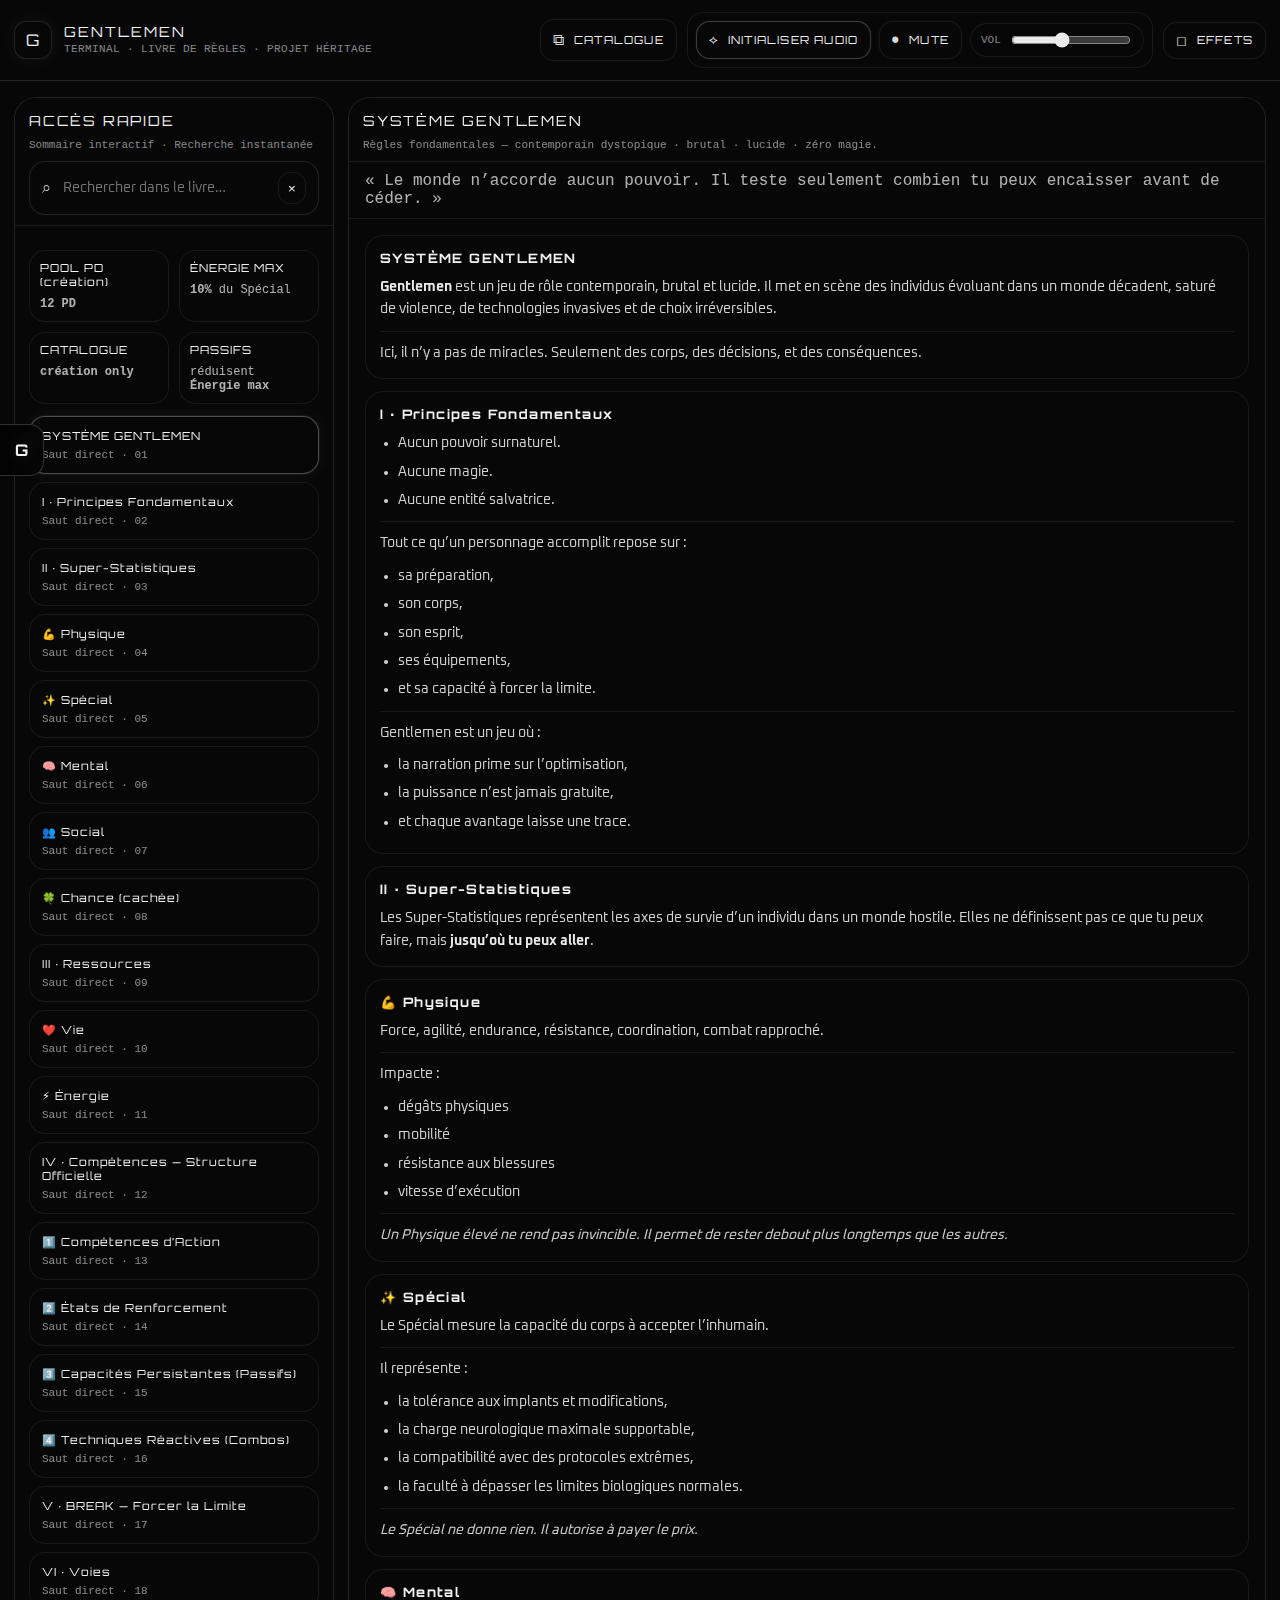
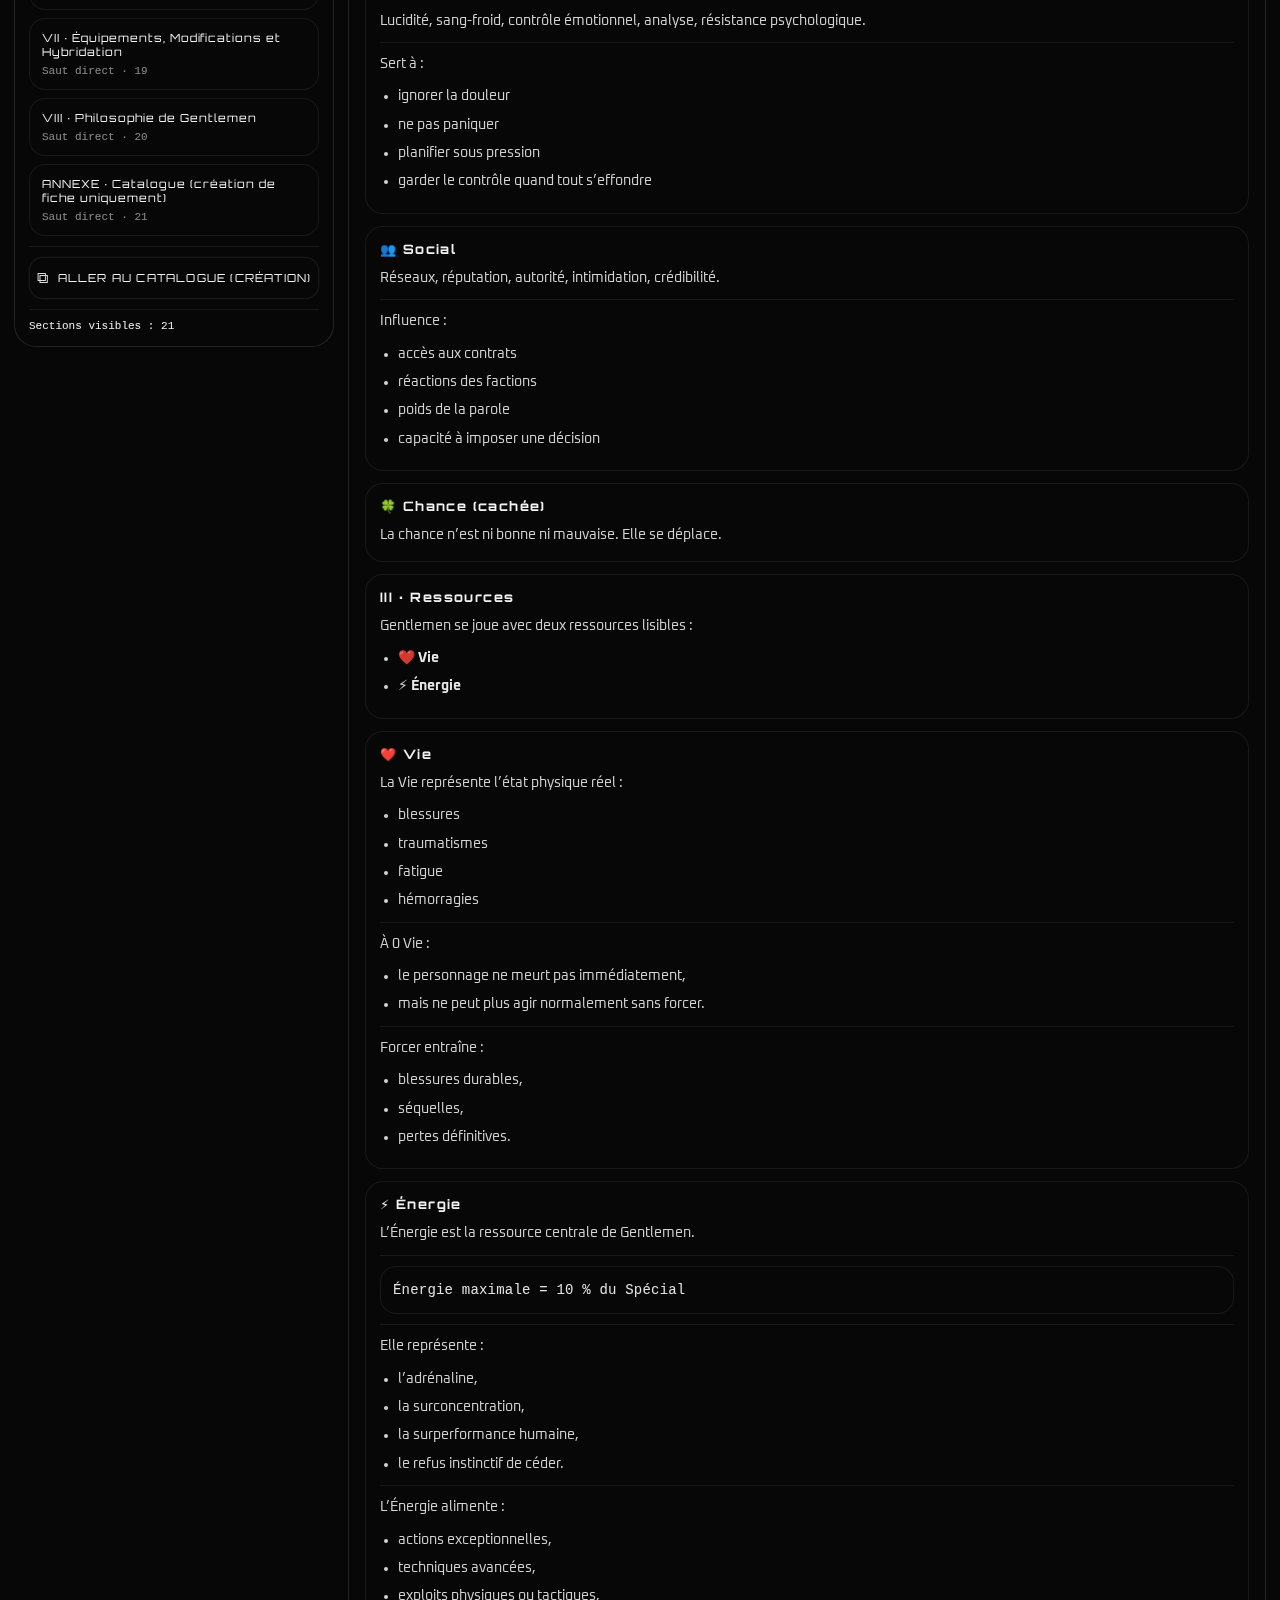
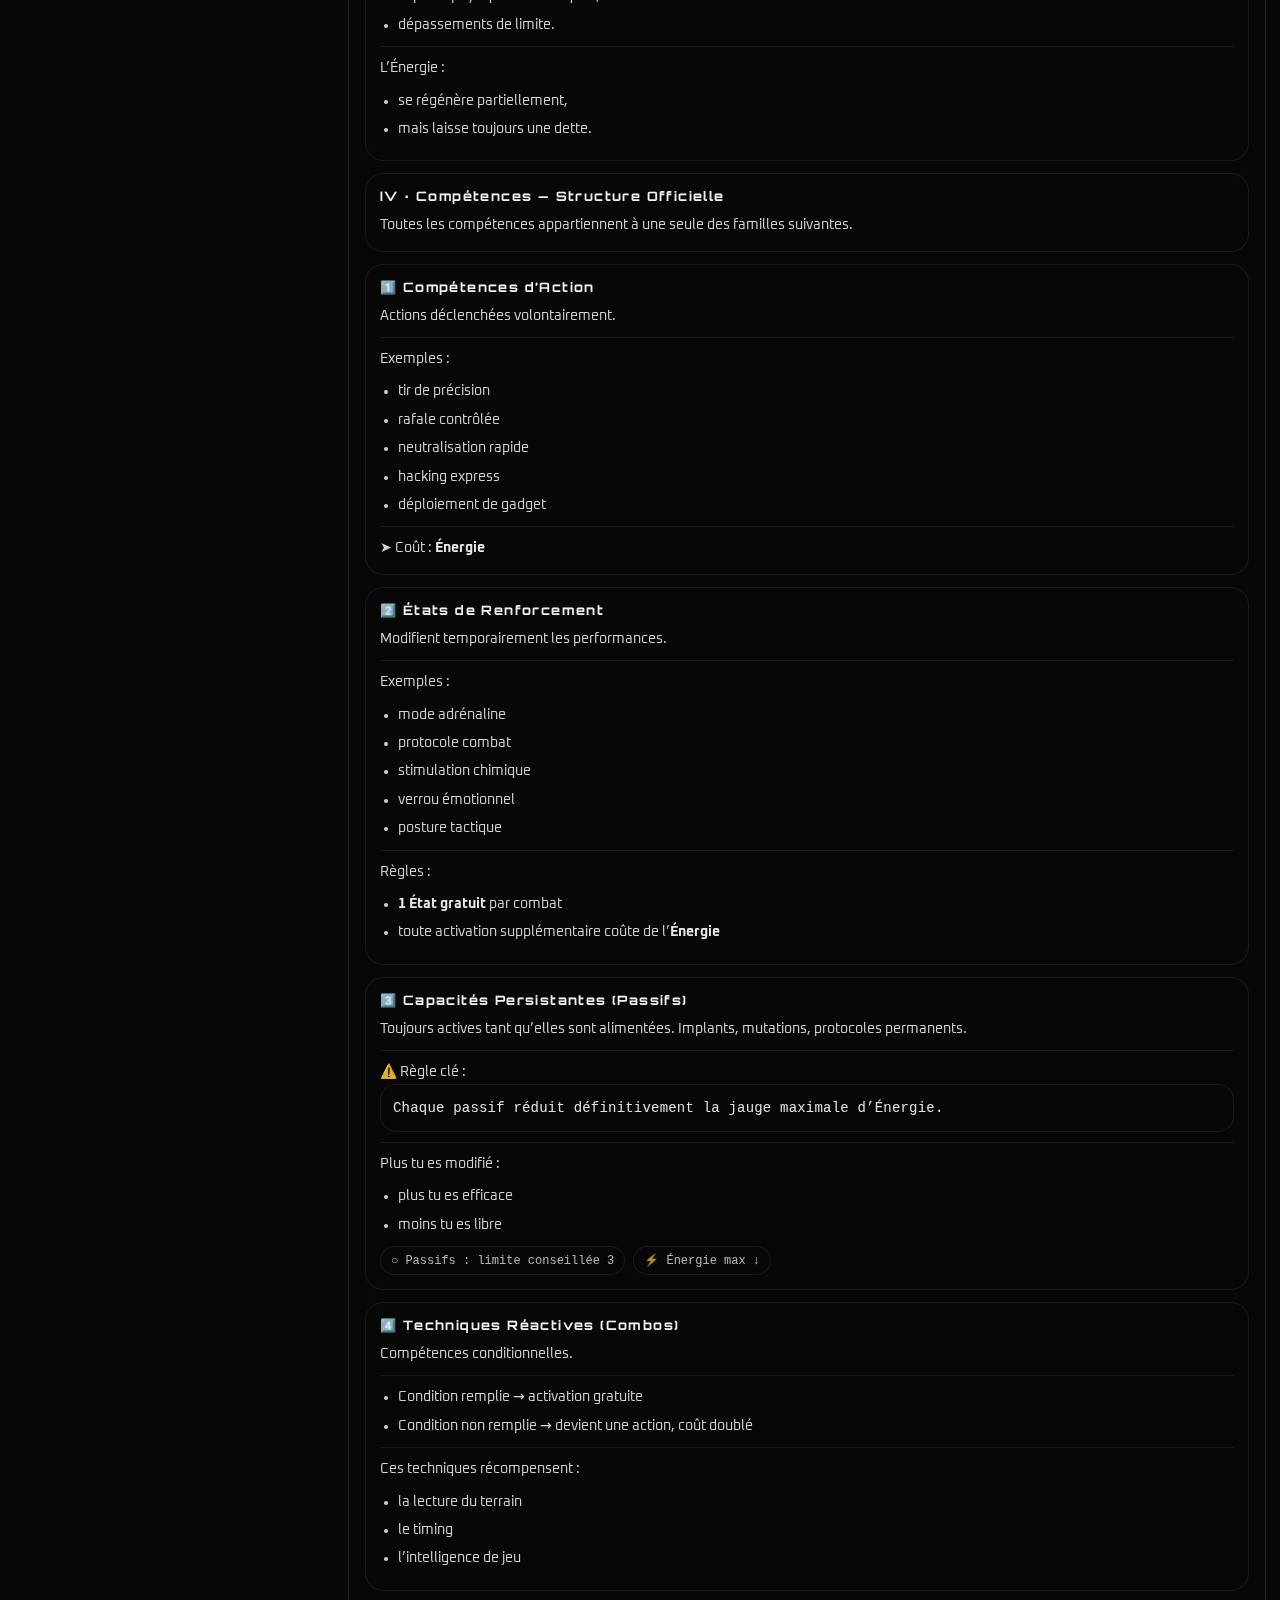
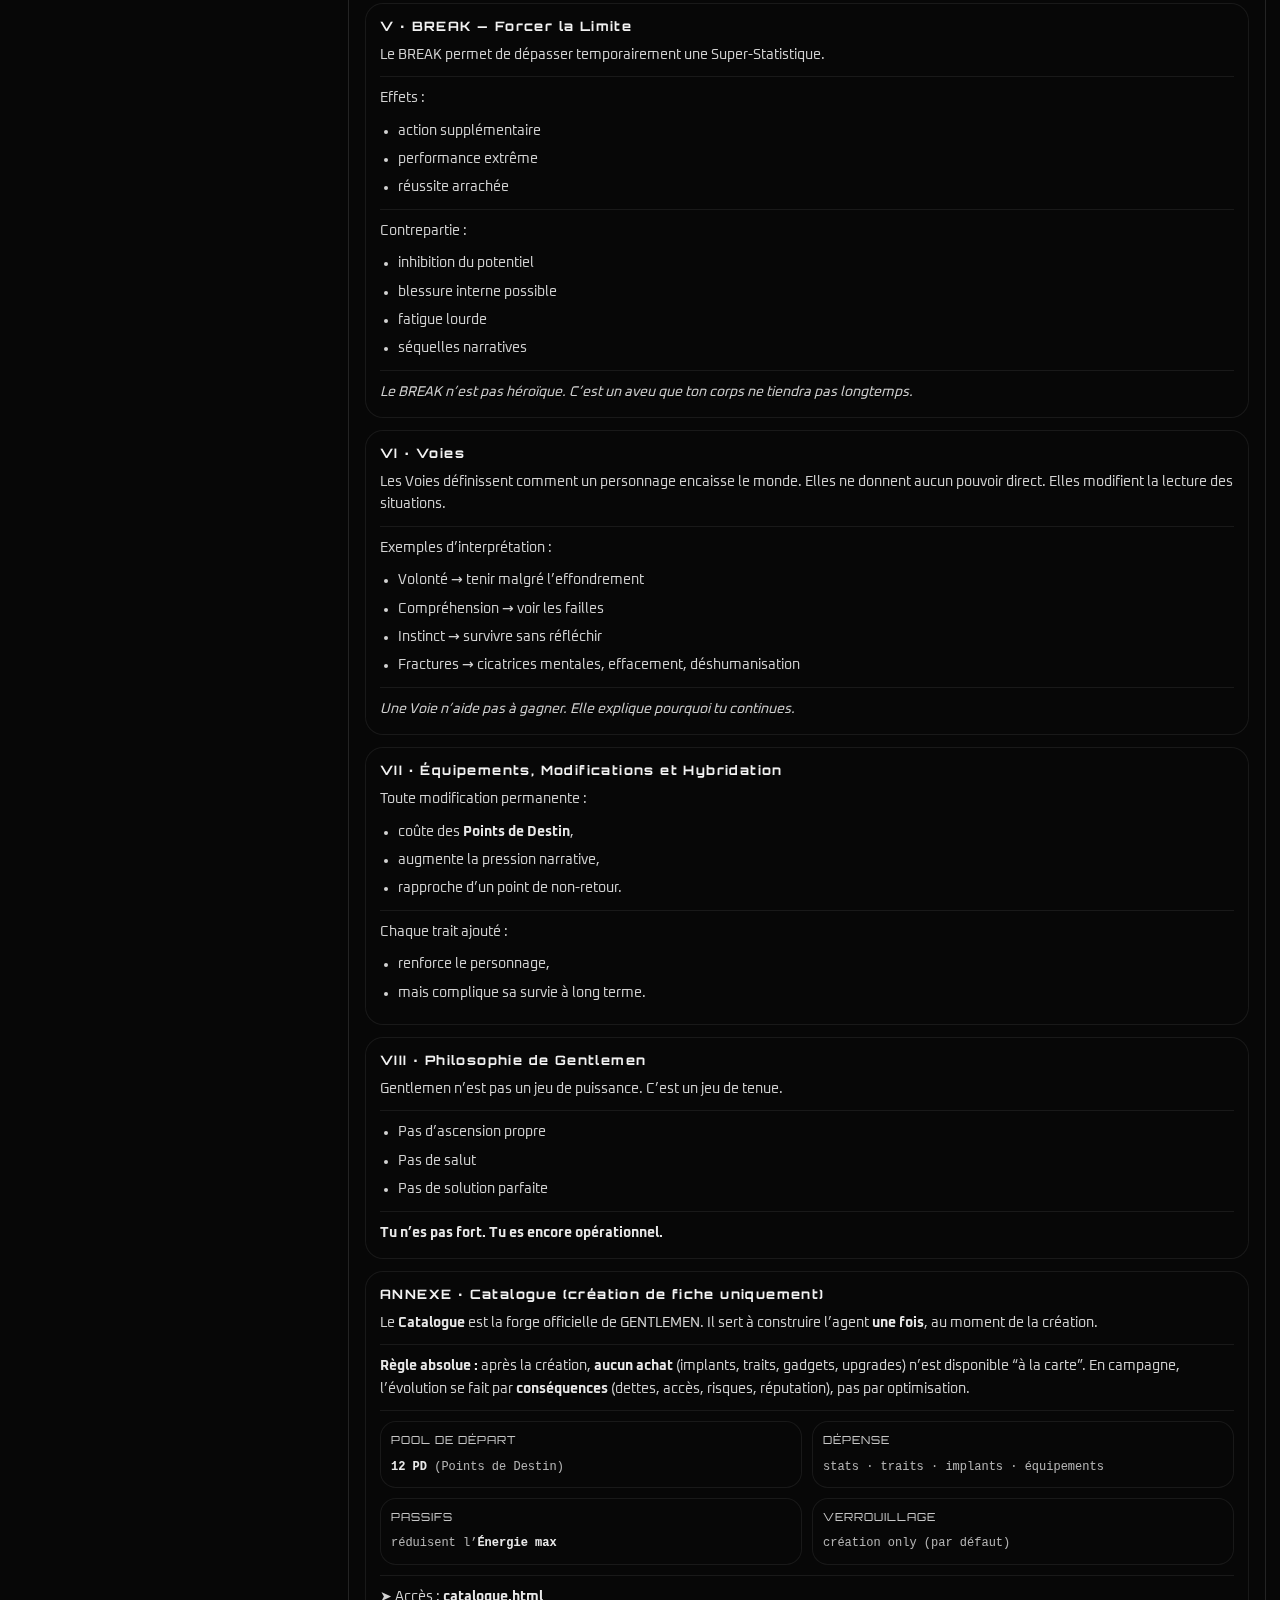
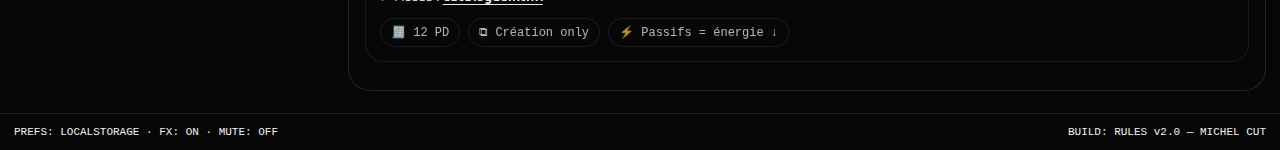
<file: gentlemen-terminal/index.html>
<!doctype html>
<html lang="fr">
<head>
  <meta charset="utf-8" />
  <meta name="viewport" content="width=device-width,initial-scale=1" />
  <meta name="color-scheme" content="dark" />
  <title>GENTLEMEN — Livre de Règles</title>

  <!-- Fonts (Orbitron + Oxanium) -->
  <link rel="preconnect" href="https://fonts.googleapis.com">
  <link rel="preconnect" href="https://fonts.gstatic.com" crossorigin>
  <link href="https://fonts.googleapis.com/css2?family=Orbitron:wght@500;700&family=Oxanium:wght@300;400;600&display=swap" rel="stylesheet">

  <link rel="stylesheet" href="style.css" />
</head>

<body data-page="rules">
<!-- Floating Home Dock -->
<div class="home-dock" id="homeDock">
  <button class="home-tab" id="homeTab" type="button" aria-expanded="false" title="Ouvrir le dock">
    <span class="home-tab-g">G</span>
  </button>

  <div class="home-panel" id="homePanel" aria-hidden="true">
    <a class="home-action" href="../index.html" data-sfx="click">
      <span class="home-action-title">TERMINAL PRINCIPAL</span>
      <span class="home-action-sub">Retour à l’accueil</span>
    </a>
  </div>
</div>

  <div class="bg" aria-hidden="true"></div>
  <div class="scanlines" aria-hidden="true"></div>
  <div class="vignette" aria-hidden="true"></div>

  <div class="app" id="app">
    <!-- TOPBAR -->
    <header class="topbar">
      <div class="brand">
        <span class="logoBox" aria-hidden="true">G</span>
        <div class="brandText">
          <div class="brandName">GENTLEMEN</div>
          <div class="brandSub">TERMINAL · LIVRE DE RÈGLES · PROJET HÉRITAGE</div>
        </div>
      </div>

      <div class="topbarRight">
        <a class="btn ghost" href="catalogue.html" title="Ouvrir le Catalogue (création uniquement)">
          <span class="btnIco" aria-hidden="true">⧉</span>
          <span class="btnLabel">CATALOGUE</span>
        </a>

        <div class="audioBar" role="group" aria-label="Contrôles audio">
          <button class="btn primary" id="btnUnlockAudio" type="button">
            <span class="btnIco" aria-hidden="true">⟡</span>
            <span class="btnLabel">INITIALISER AUDIO</span>
          </button>

          <button class="btn ghost" id="btnMute" type="button" aria-pressed="false">
            <span class="btnIco" aria-hidden="true">⏺</span>
            <span class="btnLabel">MUTE</span>
          </button>

          <label class="volWrap" title="Volume global (sauvé)">
            <span class="volTxt">VOL</span>
            <input id="vol" class="vol" type="range" min="0" max="100" value="42" />
          </label>
        </div>

        <button class="btn ghost" id="btnReduceEffects" type="button" aria-pressed="false" title="Réduire les effets visuels">
          <span class="btnIco" aria-hidden="true">◻</span>
          <span class="btnLabel">EFFETS</span>
        </button>
      </div>
    </header>

    <!-- MAIN -->
    <main class="rulesWrap">
      <!-- LEFT / TOC -->
      <aside class="panel">
        <div class="panelHeader">
          <div class="hudTitle">ACCÈS RAPIDE</div>
          <div class="hudMeta">Sommaire interactif · Recherche instantanée</div>

          <div class="searchBox" role="search">
            <span class="searchIco" aria-hidden="true">⌕</span>
            <input id="rulesSearch" type="search" autocomplete="off" placeholder="Rechercher dans le livre…" />
            <button class="searchClear" id="rulesClear" type="button" aria-label="Effacer">×</button>
          </div>
        </div>

        <div class="panelBody">
          <div class="quickGrid">
            <div class="qCard">
              <div class="k">POOL PD (création)</div>
              <div class="v"><b>12 PD</b></div>
            </div>
            <div class="qCard">
              <div class="k">ÉNERGIE MAX</div>
              <div class="v"><b>10%</b> du Spécial</div>
            </div>
            <div class="qCard">
              <div class="k">CATALOGUE</div>
              <div class="v"><b>création only</b></div>
            </div>
            <div class="qCard">
              <div class="k">PASSIFS</div>
              <div class="v">réduisent <b>Énergie max</b></div>
            </div>
          </div>

          <div class="toc" id="rulesToc" aria-label="Sommaire"></div>

          <div class="hr"></div>

          <a class="btn ghost full" href="catalogue.html">
            <span class="btnIco" aria-hidden="true">⧉</span>
            <span class="btnLabel">ALLER AU CATALOGUE (CRÉATION)</span>
          </a>

          <div class="hr"></div>
          <div class="mono tiny">Sections visibles : <span id="matchCount">—</span></div>
        </div>
      </aside>

      <!-- RIGHT / CONTENT -->
      <section class="content">
        <div class="contentHeader">
          <div class="hudTitle">SYSTÈME GENTLEMEN</div>
          <div class="hudMeta mono">
            Règles fondamentales — contemporain dystopique · brutal · lucide · zéro magie.
          </div>
        </div>

        <div class="noteLine mono">
          « Le monde n’accorde aucun pouvoir. Il teste seulement combien tu peux encaisser avant de céder. »
        </div>

        <div class="rulesContent" id="rulesContent">

          <!-- INTRO -->
          <article class="rSection" id="sec-0-intro" data-keywords="gentlemen regles fondamentales dystopie brutal lucide consequences">
            <h3 class="rTitle">SYSTÈME GENTLEMEN</h3>
            <div class="rText">
              <b>Gentlemen</b> est un jeu de rôle contemporain, brutal et lucide.
              Il met en scène des individus évoluant dans un monde décadent, saturé de violence,
              de technologies invasives et de choix irréversibles.
              <div class="hr"></div>
              Ici, il n’y a pas de miracles.  
              Seulement des corps, des décisions, et des conséquences.
            </div>
          </article>

          <!-- I -->
          <article class="rSection" id="sec-1-principes" data-keywords="principes fondamentaux pas de magie pas de pouvoir preparation corps esprit equipements consequences">
            <h3 class="rTitle">I · Principes Fondamentaux</h3>
            <div class="rText">
              <ul class="rList">
                <li>Aucun pouvoir surnaturel.</li>
                <li>Aucune magie.</li>
                <li>Aucune entité salvatrice.</li>
              </ul>

              <div class="hr"></div>

              Tout ce qu’un personnage accomplit repose sur :
              <ul class="rList">
                <li>sa préparation,</li>
                <li>son corps,</li>
                <li>son esprit,</li>
                <li>ses équipements,</li>
                <li>et sa capacité à forcer la limite.</li>
              </ul>

              <div class="hr"></div>

              Gentlemen est un jeu où :
              <ul class="rList">
                <li>la narration prime sur l’optimisation,</li>
                <li>la puissance n’est jamais gratuite,</li>
                <li>et chaque avantage laisse une trace.</li>
              </ul>
            </div>
          </article>

          <!-- II -->
          <article class="rSection" id="sec-2-superstats" data-keywords="super statistiques physique special mental social chance axes survie">
            <h3 class="rTitle">II · Super-Statistiques</h3>
            <div class="rText">
              Les Super-Statistiques représentent les axes de survie d’un individu dans un monde hostile.
              Elles ne définissent pas ce que tu peux faire, mais <b>jusqu’où tu peux aller</b>.
            </div>
          </article>

          <article class="rSection" id="sec-2a-physique" data-keywords="physique force agilite endurance resistance coordination melee degats mobilite">
            <h3 class="rTitle">💪 Physique</h3>
            <div class="rText">
              Force, agilité, endurance, résistance, coordination, combat rapproché.
              <div class="hr"></div>
              Impacte :
              <ul class="rList">
                <li>dégâts physiques</li>
                <li>mobilité</li>
                <li>résistance aux blessures</li>
                <li>vitesse d’exécution</li>
              </ul>
              <div class="hr"></div>
              <i>Un Physique élevé ne rend pas invincible. Il permet de rester debout plus longtemps que les autres.</i>
            </div>
          </article>

          <article class="rSection" id="sec-2b-special" data-keywords="special implants modifications tolerance neurologique compatibilite protocoles limites">
            <h3 class="rTitle">✨ Spécial</h3>
            <div class="rText">
              Le Spécial mesure la capacité du corps à accepter l’inhumain.
              <div class="hr"></div>
              Il représente :
              <ul class="rList">
                <li>la tolérance aux implants et modifications,</li>
                <li>la charge neurologique maximale supportable,</li>
                <li>la compatibilité avec des protocoles extrêmes,</li>
                <li>la faculté à dépasser les limites biologiques normales.</li>
              </ul>
              <div class="hr"></div>
              <i>Le Spécial ne donne rien. Il autorise à payer le prix.</i>
            </div>
          </article>

          <article class="rSection" id="sec-2c-mental" data-keywords="mental lucidite sang froid controle emotionnel analyse resistance psychologique douleur panique">
            <h3 class="rTitle">🧠 Mental</h3>
            <div class="rText">
              Lucidité, sang-froid, contrôle émotionnel, analyse, résistance psychologique.
              <div class="hr"></div>
              Sert à :
              <ul class="rList">
                <li>ignorer la douleur</li>
                <li>ne pas paniquer</li>
                <li>planifier sous pression</li>
                <li>garder le contrôle quand tout s’effondre</li>
              </ul>
            </div>
          </article>

          <article class="rSection" id="sec-2d-social" data-keywords="social reseaux reputation autorite intimidation credibilite contrats factions parole">
            <h3 class="rTitle">👥 Social</h3>
            <div class="rText">
              Réseaux, réputation, autorité, intimidation, crédibilité.
              <div class="hr"></div>
              Influence :
              <ul class="rList">
                <li>accès aux contrats</li>
                <li>réactions des factions</li>
                <li>poids de la parole</li>
                <li>capacité à imposer une décision</li>
              </ul>
            </div>
          </article>

          <article class="rSection" id="sec-2e-chance" data-keywords="chance cachee se deplace bonne mauvaise">
            <h3 class="rTitle">🍀 Chance (cachée)</h3>
            <div class="rText">
              La chance n’est ni bonne ni mauvaise.  
              Elle se déplace.
            </div>
          </article>

          <!-- III -->
          <article class="rSection" id="sec-3-ressources" data-keywords="ressources vie energie 10% special dette regeneration">
            <h3 class="rTitle">III · Ressources</h3>
            <div class="rText">
              Gentlemen se joue avec deux ressources lisibles :
              <ul class="rList">
                <li>❤️ <b>Vie</b></li>
                <li>⚡ <b>Énergie</b></li>
              </ul>
            </div>
          </article>

          <article class="rSection" id="sec-3a-vie" data-keywords="vie blessures traumatismes fatigue hemorragies 0 vie forcer sequelles">
            <h3 class="rTitle">❤️ Vie</h3>
            <div class="rText">
              La Vie représente l’état physique réel :
              <ul class="rList">
                <li>blessures</li>
                <li>traumatismes</li>
                <li>fatigue</li>
                <li>hémorragies</li>
              </ul>

              <div class="hr"></div>

              À 0 Vie :
              <ul class="rList">
                <li>le personnage ne meurt pas immédiatement,</li>
                <li>mais ne peut plus agir normalement sans forcer.</li>
              </ul>

              <div class="hr"></div>

              Forcer entraîne :
              <ul class="rList">
                <li>blessures durables,</li>
                <li>séquelles,</li>
                <li>pertes définitives.</li>
              </ul>
            </div>
          </article>

          <article class="rSection" id="sec-3b-energie" data-keywords="energie 10% special adrenaline surconcentration exploits dette regen">
            <h3 class="rTitle">⚡ Énergie</h3>
            <div class="rText">
              L’Énergie est la ressource centrale de Gentlemen.
              <div class="hr"></div>
              <div class="codeBox mono">Énergie maximale = 10 % du Spécial</div>
              <div class="hr"></div>
              Elle représente :
              <ul class="rList">
                <li>l’adrénaline,</li>
                <li>la surconcentration,</li>
                <li>la surperformance humaine,</li>
                <li>le refus instinctif de céder.</li>
              </ul>

              <div class="hr"></div>

              L’Énergie alimente :
              <ul class="rList">
                <li>actions exceptionnelles,</li>
                <li>techniques avancées,</li>
                <li>exploits physiques ou tactiques,</li>
                <li>dépassements de limite.</li>
              </ul>

              <div class="hr"></div>

              L’Énergie :
              <ul class="rList">
                <li>se régénère partiellement,</li>
                <li>mais laisse toujours une dette.</li>
              </ul>
            </div>
          </article>

          <!-- IV -->
          <article class="rSection" id="sec-4-competences" data-keywords="competences familles action etats renforcement passifs combos intera ii">
            <h3 class="rTitle">IV · Compétences — Structure Officielle</h3>
            <div class="rText">
              Toutes les compétences appartiennent à une seule des familles suivantes.
            </div>
          </article>

          <article class="rSection" id="sec-4a-action" data-keywords="competences action tir precision rafale neutralisation hacking gadget cout energie">
            <h3 class="rTitle">1️⃣ Compétences d’Action</h3>
            <div class="rText">
              Actions déclenchées volontairement.
              <div class="hr"></div>
              Exemples :
              <ul class="rList">
                <li>tir de précision</li>
                <li>rafale contrôlée</li>
                <li>neutralisation rapide</li>
                <li>hacking express</li>
                <li>déploiement de gadget</li>
              </ul>
              <div class="hr"></div>
              ➤ Coût : <b>Énergie</b>
            </div>
          </article>

          <article class="rSection" id="sec-4b-renforcement" data-keywords="etats renforcement buff mode adrenaline protocole combat stimulation chimique">
            <h3 class="rTitle">2️⃣ États de Renforcement</h3>
            <div class="rText">
              Modifient temporairement les performances.
              <div class="hr"></div>
              Exemples :
              <ul class="rList">
                <li>mode adrénaline</li>
                <li>protocole combat</li>
                <li>stimulation chimique</li>
                <li>verrou émotionnel</li>
                <li>posture tactique</li>
              </ul>
              <div class="hr"></div>
              Règles :
              <ul class="rList">
                <li><b>1 État gratuit</b> par combat</li>
                <li>toute activation supplémentaire coûte de l’<b>Énergie</b></li>
              </ul>
            </div>
          </article>

          <article class="rSection" id="sec-4c-passifs" data-keywords="passifs implants mutations protocoles permanents reduit energie max liberte">
            <h3 class="rTitle">3️⃣ Capacités Persistantes (Passifs)</h3>
            <div class="rText">
              Toujours actives tant qu’elles sont alimentées.  
              Implants, mutations, protocoles permanents.
              <div class="hr"></div>
              ⚠️ Règle clé :
              <div class="codeBox mono">Chaque passif réduit définitivement la jauge maximale d’Énergie.</div>
              <div class="hr"></div>
              Plus tu es modifié :
              <ul class="rList">
                <li>plus tu es efficace</li>
                <li>moins tu es libre</li>
              </ul>
            </div>
            <div class="badges">
              <span class="badge">○ Passifs : limite conseillée 3</span>
              <span class="badge">⚡ Énergie max ↓</span>
            </div>
          </article>

          <article class="rSection" id="sec-4d-combos" data-keywords="combos techniques reactives conditionnelle gratuite cout double timing terrain">
            <h3 class="rTitle">4️⃣ Techniques Réactives (Combos)</h3>
            <div class="rText">
              Compétences conditionnelles.
              <div class="hr"></div>
              <ul class="rList">
                <li>Condition remplie → activation gratuite</li>
                <li>Condition non remplie → devient une action, coût doublé</li>
              </ul>
              <div class="hr"></div>
              Ces techniques récompensent :
              <ul class="rList">
                <li>la lecture du terrain</li>
                <li>le timing</li>
                <li>l’intelligence de jeu</li>
              </ul>
            </div>
          </article>

          <!-- V -->
          <article class="rSection" id="sec-5-break" data-keywords="break forcer la limite action supplementaire performance extreme sequelles">
            <h3 class="rTitle">V · BREAK — Forcer la Limite</h3>
            <div class="rText">
              Le BREAK permet de dépasser temporairement une Super-Statistique.
              <div class="hr"></div>
              Effets :
              <ul class="rList">
                <li>action supplémentaire</li>
                <li>performance extrême</li>
                <li>réussite arrachée</li>
              </ul>
              <div class="hr"></div>
              Contrepartie :
              <ul class="rList">
                <li>inhibition du potentiel</li>
                <li>blessure interne possible</li>
                <li>fatigue lourde</li>
                <li>séquelles narratives</li>
              </ul>
              <div class="hr"></div>
              <i>Le BREAK n’est pas héroïque. C’est un aveu que ton corps ne tiendra pas longtemps.</i>
            </div>
          </article>

          <!-- VI -->
          <article class="rSection" id="sec-6-voies" data-keywords="voies volonte comprehension instinct fractures lecture situations">
            <h3 class="rTitle">VI · Voies</h3>
            <div class="rText">
              Les Voies définissent comment un personnage encaisse le monde.
              Elles ne donnent aucun pouvoir direct. Elles modifient la lecture des situations.
              <div class="hr"></div>
              Exemples d’interprétation :
              <ul class="rList">
                <li>Volonté → tenir malgré l’effondrement</li>
                <li>Compréhension → voir les failles</li>
                <li>Instinct → survivre sans réfléchir</li>
                <li>Fractures → cicatrices mentales, effacement, déshumanisation</li>
              </ul>
              <div class="hr"></div>
              <i>Une Voie n’aide pas à gagner. Elle explique pourquoi tu continues.</i>
            </div>
          </article>

          <!-- VII -->
          <article class="rSection" id="sec-7-equipement" data-keywords="equipements modifications hybridation points de destin pression narrative point de non retour">
            <h3 class="rTitle">VII · Équipements, Modifications et Hybridation</h3>
            <div class="rText">
              Toute modification permanente :
              <ul class="rList">
                <li>coûte des <b>Points de Destin</b>,</li>
                <li>augmente la pression narrative,</li>
                <li>rapproche d’un point de non-retour.</li>
              </ul>
              <div class="hr"></div>
              Chaque trait ajouté :
              <ul class="rList">
                <li>renforce le personnage,</li>
                <li>mais complique sa survie à long terme.</li>
              </ul>
            </div>
          </article>

          <!-- VIII -->
          <article class="rSection" id="sec-8-philosophie" data-keywords="philosophie tenue operationnel pas de salut pas solution parfaite">
            <h3 class="rTitle">VIII · Philosophie de Gentlemen</h3>
            <div class="rText">
              Gentlemen n’est pas un jeu de puissance.  
              C’est un jeu de tenue.
              <div class="hr"></div>
              <ul class="rList">
                <li>Pas d’ascension propre</li>
                <li>Pas de salut</li>
                <li>Pas de solution parfaite</li>
              </ul>
              <div class="hr"></div>
              <b>Tu n’es pas fort. Tu es encore opérationnel.</b>
            </div>
          </article>

          <!-- CATALOGUE RULES (ajout) -->
          <article class="rSection" id="sec-9-catalogue" data-keywords="catalogue creation fiche uniquement points de destin pd pool 12 verrouille">
            <h3 class="rTitle">ANNEXE · Catalogue (création de fiche uniquement)</h3>
            <div class="rText">
              Le <b>Catalogue</b> est la forge officielle de GENTLEMEN.
              Il sert à construire l’agent <b>une fois</b>, au moment de la création.
              <div class="hr"></div>
              <b>Règle absolue :</b> après la création, <b>aucun achat</b> (implants, traits, gadgets, upgrades) n’est disponible “à la carte”.
              En campagne, l’évolution se fait par <b>conséquences</b> (dettes, accès, risques, réputation), pas par optimisation.
              <div class="hr"></div>

              <div class="kvRow">
                <div class="kv">
                  <div class="k">POOL DE DÉPART</div>
                  <div class="v"><b>12 PD</b> (Points de Destin)</div>
                </div>
                <div class="kv">
                  <div class="k">DÉPENSE</div>
                  <div class="v">stats · traits · implants · équipements</div>
                </div>
                <div class="kv">
                  <div class="k">PASSIFS</div>
                  <div class="v">réduisent l’<b>Énergie max</b></div>
                </div>
                <div class="kv">
                  <div class="k">VERROUILLAGE</div>
                  <div class="v">création only (par défaut)</div>
                </div>
              </div>

              <div class="hr"></div>

              ➤ Accès : <a href="catalogue.html"><b>catalogue.html</b></a>
            </div>

            <div class="badges">
              <span class="badge">🧾 12 PD</span>
              <span class="badge">⧉ Création only</span>
              <span class="badge">⚡ Passifs = énergie ↓</span>
            </div>
          </article>

        </div>
      </section>
    </main>

    <footer class="footer">
      <div class="mono tiny">
        PREFS: LOCALSTORAGE · <span id="fxState">FX: ON</span> · <span id="muteState">MUTE: OFF</span>
      </div>
      <div class="mono tiny">BUILD: RULES v2.0 — MICHEL CUT</div>
    </footer>
  </div>

  <script src="main.js"></script>
</body>
</html>
</file>
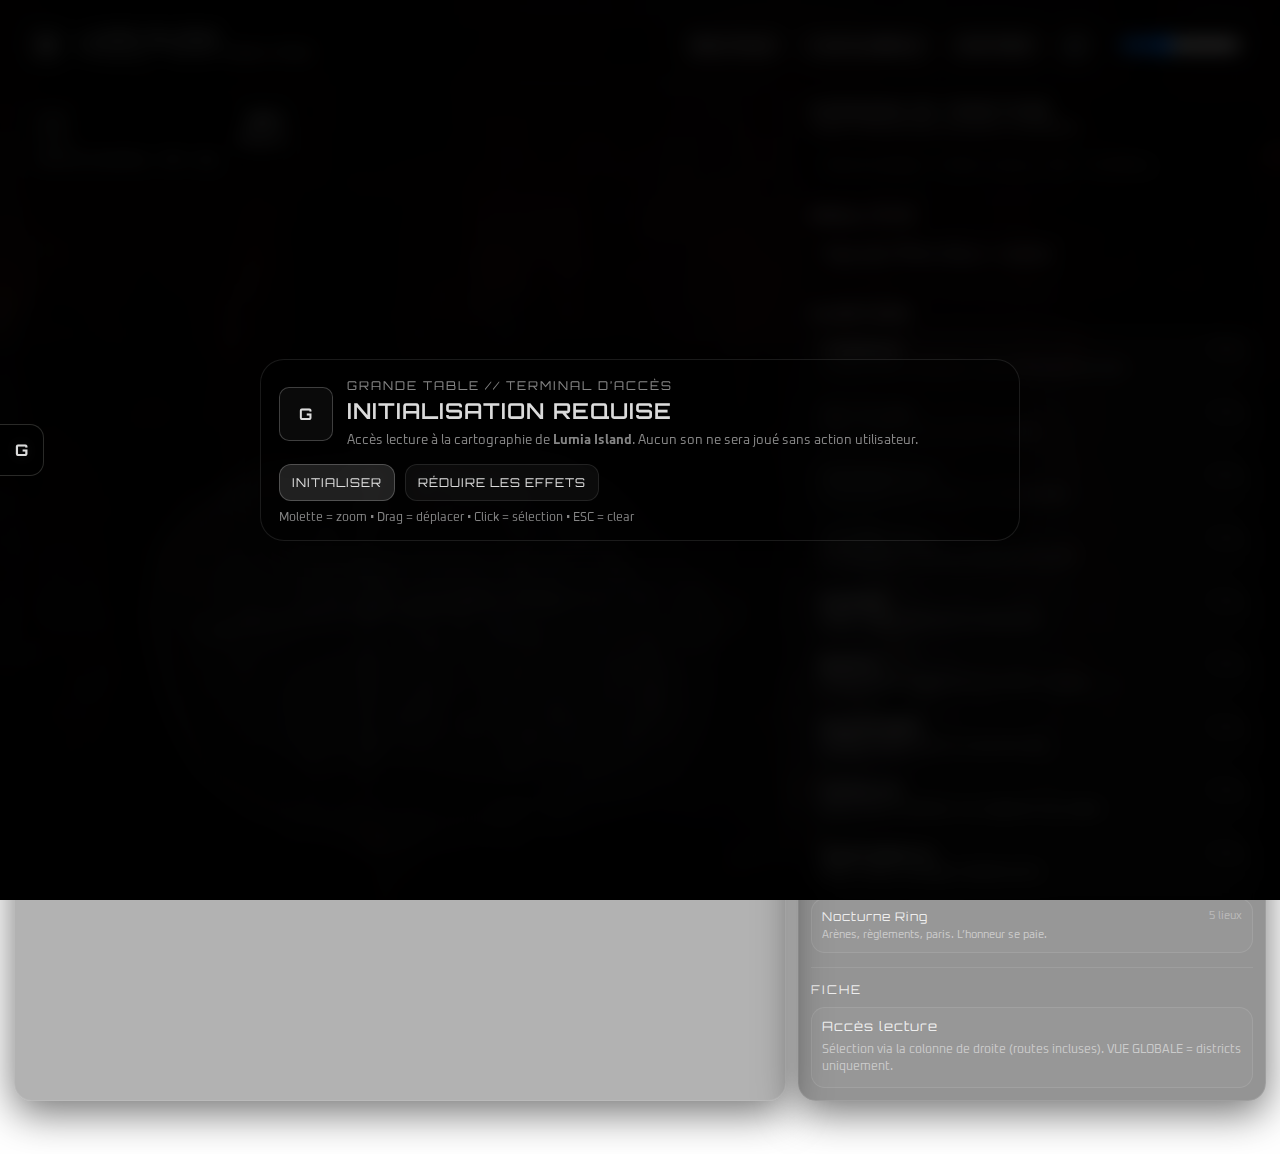
<file: map/index.html>
<!doctype html>
<html lang="fr">
<head>
  <meta charset="utf-8" />
  <meta name="viewport" content="width=device-width,initial-scale=1" />
  <title>G // Lumia Island</title>

  <link rel="preconnect" href="https://fonts.googleapis.com">
  <link rel="preconnect" href="https://fonts.gstatic.com" crossorigin>
  <link href="https://fonts.googleapis.com/css2?family=Orbitron:wght@400;600&family=Oxanium:wght@300;400;600&display=swap" rel="stylesheet">

  <link rel="stylesheet" href="./map.css" />
</head>

<body>
  <!-- Floating Home Dock -->
<div class="home-dock" id="homeDock">
  <button class="home-tab" id="homeTab" type="button" aria-expanded="false" title="Ouvrir le dock">
    <span class="home-tab-g">G</span>
  </button>

  <div class="home-panel" id="homePanel" aria-hidden="true">
    <a class="home-action" href="../index.html" data-sfx="click">
      <span class="home-action-title">TERMINAL PRINCIPAL</span>
      <span class="home-action-sub">Retour à l’accueil</span>
    </a>
  </div>
</div>
  
  <!-- BOOT / AUDIO UNLOCK -->
  <div id="boot" class="boot" aria-modal="true" role="dialog">
    <div class="bootCard">
      <div class="bootTop">
        <div class="logoG" aria-hidden="true">G</div>
        <div class="bootTitle">
          <div class="kicker">GRANDE TABLE // TERMINAL D’ACCÈS</div>
          <h1>INITIALISATION REQUISE</h1>
          <p>
            Accès lecture à la cartographie de <b>Lumia Island</b>.  
            Aucun son ne sera joué sans action utilisateur.
          </p>
        </div>
      </div>

      <div class="bootActions">
        <button id="btnInit" class="btn primary" type="button">INITIALISER</button>
        <button id="btnNoFx" class="btn" type="button">RÉDUIRE LES EFFETS</button>
      </div>

      <div class="bootFoot muted">
        Molette = zoom • Drag = déplacer • Click = sélection • ESC = clear
      </div>
    </div>
  </div>

  <div class="app">
    <header class="topbar">
      <div class="brand">
        <div class="logoG small" aria-hidden="true">G</div>
        <div>
          <div class="brandTitle">LUMIA ISLAND</div>
          <div class="brandSub muted">Cartographie — Dossiers / Routes / Points</div>
        </div>
      </div>

      <div class="topbarRight">
        <a class="btn" href="./shop/index.html" title="Boutique Lumia Island (placeholder)">BOUTIQUE</a>

        <button id="btnGlobal" class="btn" type="button" aria-pressed="false"
          title="Vue globale : affiche uniquement les districts">VUE GLOBALE</button>

        <button id="btnCenter" class="btn" type="button">CENTRER</button>

        <button id="btnSound" class="btn" type="button" aria-pressed="true" title="UI Sound">🔊</button>

        <div class="volWrap" title="Volume UI">
          <input id="vol" type="range" min="0" max="1" step="0.01" />
        </div>
      </div>
    </header>

    <main class="layout">
      <section class="mapPane">
        <div class="mapHud">
          <div class="hudLine">
            <span class="hudLabel">Zoom</span>
            <span id="hudZoom" class="hudValue">100%</span>
          </div>
          <div class="hudLine">
            <span class="hudLabel">Focus</span>
            <span id="hudFocus" class="hudValue muted">Aucun</span>
          </div>
          <div class="hudHint muted">Sélection via panneau — ESC = clear</div>
        </div>

        <div id="mapViewport" class="mapViewport">
          <svg id="mapSvg" viewBox="0 0 1400 900" class="mapSvg" role="img" aria-label="Carte Lumia Island">
            <defs>
              <radialGradient id="vig" cx="50%" cy="45%" r="70%">
                <stop offset="0%" stop-color="rgba(0,0,0,0)" />
                <stop offset="100%" stop-color="rgba(0,0,0,0.55)" />
              </radialGradient>
            </defs>

            <g id="world">
              <!-- island silhouette -->
              <path id="island" class="island"
                d="M255,585 C215,480 240,340 335,280 C420,225 560,185 685,175
                   C830,162 995,175 1100,255 C1200,330 1265,440 1275,560
                   C1288,710 1195,820 1040,860 C895,897 735,920 575,895
                   C430,872 295,800 255,585 Z"
              />
              <path class="islandEdge"
                d="M255,585 C215,480 240,340 335,280 C420,225 560,185 685,175
                   C830,162 995,175 1100,255 C1200,330 1265,440 1275,560
                   C1288,710 1195,820 1040,860 C895,897 735,920 575,895
                   C430,872 295,800 255,585 Z"
              />

              <!-- Layers -->
              <g id="districtLayer"></g>
              <g id="routeLayer"></g>
              <g id="poiLayer"></g>

              <rect x="0" y="0" width="1400" height="900" fill="url(#vig)" />
            </g>
          </svg>
        </div>
      </section>

      <aside class="sidePane">
        <div class="panelHead">
          <div class="panelTitle">DOSSIERS DE TERRITOIRE</div>
          <div class="panelSub muted">Clique un élément pour verrouiller la surbrillance.</div>

          <div class="searchRow">
            <input id="search" class="input" type="search"
              placeholder="Recherche (lieux + routes) : armory / clinic / Croix Noire…"
              autocomplete="off" />
          </div>
        </div>

        <div class="panelBody" id="panelBody">
          <div class="sectionTitle">RÉSULTATS</div>
          <div id="resultList" class="resultList muted">Tape pour filtrer les lieux / routes.</div>

          <div class="divider"></div>

          <div class="sectionTitle">QUARTIERS</div>
          <div id="districtList" class="folderList"></div>

          <div class="divider"></div>

          <div class="sectionTitle">FICHE</div>
          <div id="card" class="card">
            <div class="cardTitle">Accès lecture</div>
            <div class="cardBody muted">Sélectionne un lieu/route/quartier via la colonne de droite.</div>
          </div>
        </div>
      </aside>
    </main>

    <footer class="footer muted">
      G // Grande Table — Lumia Island (static, offline-ready, GitHub Pages compatible)
    </footer>
  </div>

  <script src="./map.js"></script>
</body>
</html>
</file>
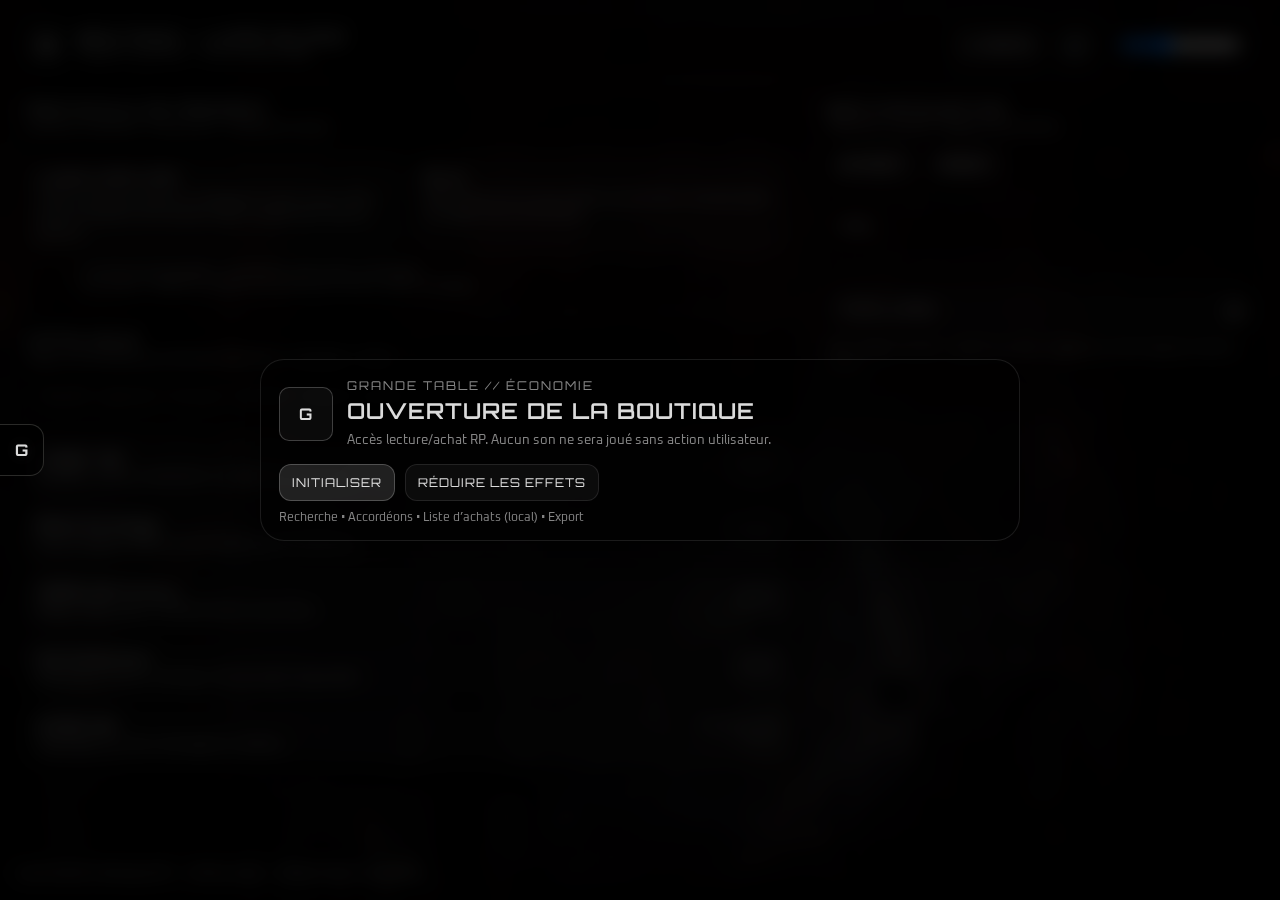
<file: map/shop/index.html>
<!doctype html>
<html lang="fr">
<head>
  <meta charset="utf-8" />
  <meta name="viewport" content="width=device-width,initial-scale=1" />
  <title>Boutique // Lumia Island</title>

  <link rel="preconnect" href="https://fonts.googleapis.com">
  <link rel="preconnect" href="https://fonts.gstatic.com" crossorigin>
  <link href="https://fonts.googleapis.com/css2?family=Orbitron:wght@400;600&family=Oxanium:wght@300;400;600&display=swap" rel="stylesheet">

  <link rel="stylesheet" href="./shop.css" />
</head>

<body>
  <!-- Floating Home Dock -->
<div class="home-dock" id="homeDock">
  <button class="home-tab" id="homeTab" type="button" aria-expanded="false" title="Ouvrir le dock">
    <span class="home-tab-g">G</span>
  </button>

  <div class="home-panel" id="homePanel" aria-hidden="true">
    <a class="home-action" href="../../index.html" data-sfx="click">
      <span class="home-action-title">TERMINAL PRINCIPAL</span>
      <span class="home-action-sub">Retour à l’accueil</span>
    </a>
  </div>
</div>

  <!-- AUDIO UNLOCK (pas d’autoplay) -->
  <div id="boot" class="boot" aria-modal="true" role="dialog">
    <div class="bootCard">
      <div class="bootTop">
        <div class="logoG" aria-hidden="true">G</div>
        <div class="bootTitle">
          <div class="kicker">GRANDE TABLE // ÉCONOMIE</div>
          <h1>OUVERTURE DE LA BOUTIQUE</h1>
          <p>
            Accès lecture/achat RP. Aucun son ne sera joué sans action utilisateur.
          </p>
        </div>
      </div>

      <div class="bootActions">
        <button id="btnInit" class="btn primary" type="button">INITIALISER</button>
        <button id="btnNoFx" class="btn" type="button">RÉDUIRE LES EFFETS</button>
      </div>

      <div class="bootFoot muted">
        Recherche • Accordéons • Liste d’achats (local) • Export
      </div>
    </div>
  </div>

  <div class="app">
    <header class="topbar">
      <div class="brand">
        <div class="logoG small" aria-hidden="true">G</div>
        <div>
          <div class="brandTitle">BOUTIQUE — LUMIA ISLAND</div>
          <div class="brandSub muted">Registre marchand — Accès Grande Table</div>
        </div>
      </div>

      <div class="topbarRight">
        <a class="btn" href="../index.html" title="Retour à la carte">↩ CARTE</a>

        <button id="btnSound" class="btn" type="button" aria-pressed="true" title="UI Sound">🔊</button>
        <div class="volWrap" title="Volume UI">
          <input id="vol" type="range" min="0" max="1" step="0.01" />
        </div>
      </div>
    </header>

    <main class="layout">
      <!-- LEFT -->
      <section class="left">
        <div class="panel">
          <div class="panelHead">
            <div class="panelTitle">PROTOCOLE DE PAIEMENT</div>
            <div class="panelSub muted">Synthèse monétaire • Conversions • Conditions d’accès</div>
          </div>

          <div class="panelBody" id="currencyBox">
            <!-- rempli par JS -->
            <div class="muted">Chargement…</div>
          </div>
        </div>

        <div class="panel">
          <div class="panelHead">
            <div class="panelTitle">CATALOGUE</div>
            <div class="panelSub muted">Clique une boutique pour dérouler. Recherche = boutiques + items.</div>

            <div class="searchRow">
              <input id="search" class="input" type="search"
                placeholder="Requête : logement / transport / identités / implants / passes…"
                autocomplete="off" />
            </div>
          </div>

          <div class="panelBody" id="shopList">
            <div class="muted">Chargement…</div>
          </div>
        </div>
      </section>

      <!-- RIGHT -->
      <aside class="right">
        <div class="panel sticky">
          <div class="panelHead">
            <div class="panelTitle">BON D’ACQUISITION</div>
            <div class="panelSub muted">Sélection courante • Registre local chiffré</div>

            <div class="cartActions">
              <button id="btnExport" class="btn" type="button">EXPORT</button>
              <button id="btnClear" class="btn" type="button">RESET</button>
            </div>
          </div>

          <div class="panelBody">
            <div id="cartList" class="cartList muted">Vide.</div>

            <div class="divider"></div>

            <div class="totalRow">
              <div class="muted">TOTAL (LMN)</div>
              <div id="cartTotal" class="totalValue">0</div>
            </div>

            <div class="miniHint muted">
              Tips : clique un item → ajoute à la liste.  
              Supprime un item depuis la liste à droite.
            </div>
          </div>
        </div>
      </aside>
    </main>

    <footer class="footer muted">
      Lumia Island // Boutique RP — offline-ready — GitHub Pages compatible
    </footer>
  </div>

  <script src="./shop.js"></script>
</body>
</html>
</file>
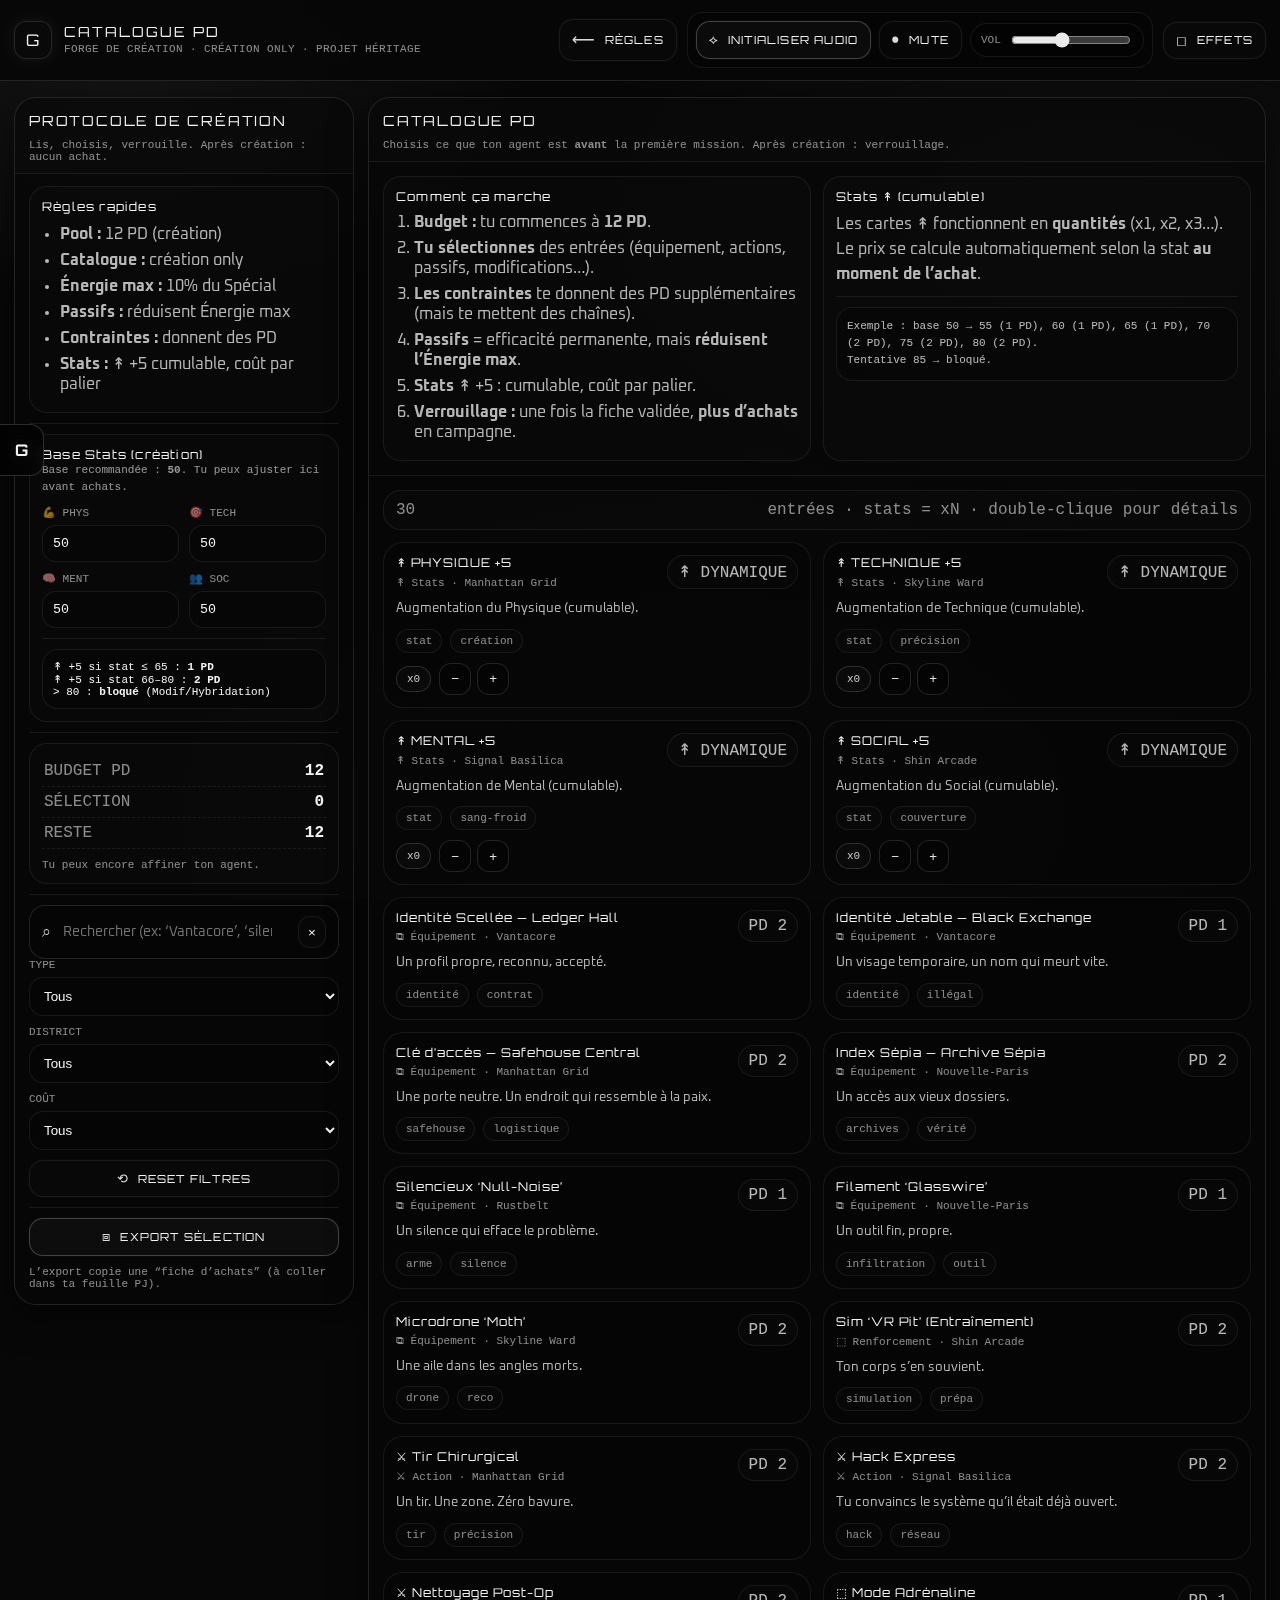
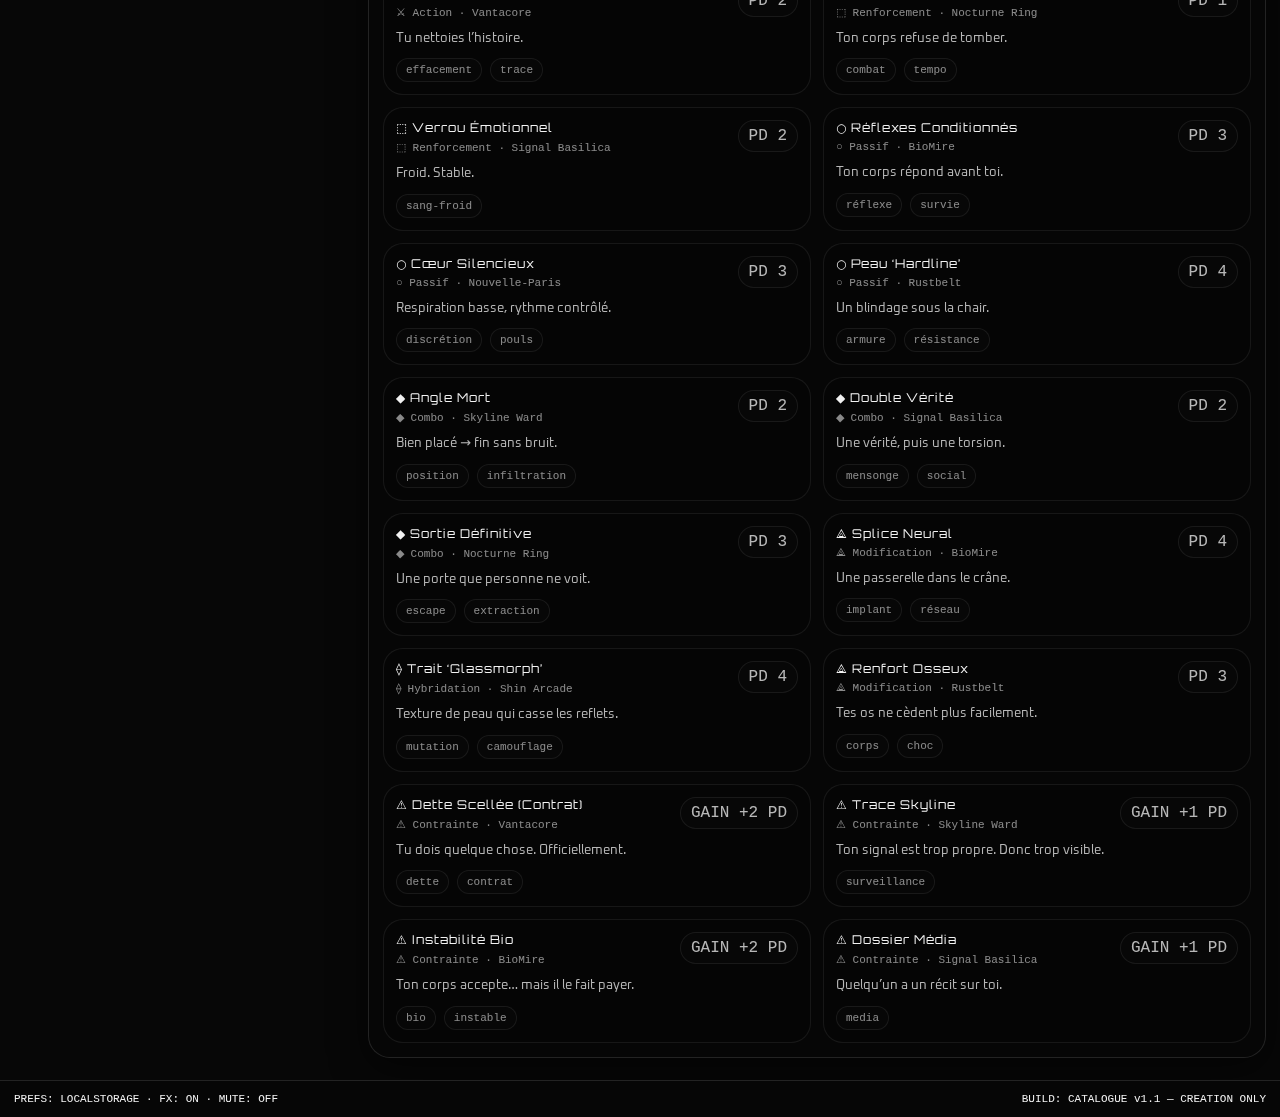
<file: gentlemen-terminal/catalogue.html>
<!doctype html>
<html lang="fr">
<head>
  <meta charset="utf-8" />
  <meta name="viewport" content="width=device-width,initial-scale=1" />
  <meta name="color-scheme" content="dark" />
  <title>GENTLEMEN — Catalogue PD</title>

  <!-- Fonts -->
  <link rel="preconnect" href="https://fonts.googleapis.com">
  <link rel="preconnect" href="https://fonts.gstatic.com" crossorigin>
  <link href="https://fonts.googleapis.com/css2?family=Orbitron:wght@500;700&family=Oxanium:wght@300;400;600&display=swap" rel="stylesheet">

  <link rel="stylesheet" href="catalogue.css" />
</head>

<body data-page="catalogue">
  <!-- Floating Home Dock -->
<div class="home-dock" id="homeDock">
  <button class="home-tab" id="homeTab" type="button" aria-expanded="false" title="Ouvrir le dock">
    <span class="home-tab-g">G</span>
  </button>

  <div class="home-panel" id="homePanel" aria-hidden="true">
    <a class="home-action" href="/index.html" data-sfx="click">
      <span class="home-action-title">TERMINAL PRINCIPAL</span>
      <span class="home-action-sub">Retour à l’accueil</span>
    </a>
  </div>
</div>

  <div class="bg" aria-hidden="true"></div>
  <div class="scanlines" aria-hidden="true"></div>

  <div class="app" id="app">
    <!-- TOPBAR -->
    <header class="topbar">
      <div class="brand">
        <span class="logoBox" aria-hidden="true">G</span>
        <div class="brandText">
          <div class="brandName">CATALOGUE PD</div>
          <div class="brandSub">FORGE DE CRÉATION · CRÉATION ONLY · PROJET HÉRITAGE</div>
        </div>
      </div>

      <div class="topbarRight">
        <a class="btn ghost" href="index.html" title="Retour au Livre de règles">
          <span class="btnIco" aria-hidden="true">⟵</span>
          <span class="btnLabel">RÈGLES</span>
        </a>

        <div class="audioBar" role="group" aria-label="Contrôles audio">
          <button class="btn primary" id="btnUnlockAudio" type="button">
            <span class="btnIco" aria-hidden="true">⟡</span>
            <span class="btnLabel">INITIALISER AUDIO</span>
          </button>

          <button class="btn ghost" id="btnMute" type="button" aria-pressed="false">
            <span class="btnIco" aria-hidden="true">⏺</span>
            <span class="btnLabel">MUTE</span>
          </button>

          <label class="volWrap" title="Volume global (sauvé)">
            <span class="volTxt">VOL</span>
            <input id="vol" class="vol" type="range" min="0" max="100" value="42" />
          </label>
        </div>

        <button class="btn ghost" id="btnReduceEffects" type="button" aria-pressed="false" title="Réduire les effets visuels">
          <span class="btnIco" aria-hidden="true">◻</span>
          <span class="btnLabel">EFFETS</span>
        </button>
      </div>
    </header>

    <main class="wrap">
      <!-- LEFT -->
      <aside class="panel">
        <div class="panelHeader">
          <div class="hudTitle">PROTOCOLE DE CRÉATION</div>
          <div class="hudMeta mono">Lis, choisis, verrouille. Après création : aucun achat.</div>
        </div>

        <div class="panelBody">
          <div class="ruleCard">
            <div class="rcTitle">Règles rapides</div>
            <ul class="rcList">
              <li><b>Pool :</b> 12 PD (création)</li>
              <li><b>Catalogue :</b> création only</li>
              <li><b>Énergie max :</b> 10% du Spécial</li>
              <li><b>Passifs :</b> réduisent Énergie max</li>
              <li><b>Contraintes :</b> donnent des PD</li>
              <li><b>Stats :</b> ↟ +5 cumulable, coût par palier</li>
            </ul>
          </div>

          <div class="hr"></div>

          <div class="ruleCard">
            <div class="rcTitle">Base Stats (création)</div>
            <div class="tiny mono" style="color:rgba(245,245,245,.60); line-height:1.55;">
              Base recommandée : <b>50</b>. Tu peux ajuster ici avant achats.
            </div>

            <div class="baseGrid">
              <label class="baseField">
                <span class="t mono">💪 PHYS</span>
                <input id="bPhys" type="number" min="0" max="100" step="5" value="50" />
              </label>
              <label class="baseField">
                <span class="t mono">🎯 TECH</span>
                <input id="bTech" type="number" min="0" max="100" step="5" value="50" />
              </label>
              <label class="baseField">
                <span class="t mono">🧠 MENT</span>
                <input id="bMent" type="number" min="0" max="100" step="5" value="50" />
              </label>
              <label class="baseField">
                <span class="t mono">👥 SOC</span>
                <input id="bSoc" type="number" min="0" max="100" step="5" value="50" />
              </label>
            </div>

            <div class="hr"></div>

            <div class="mono code tiny">
              ↟ +5 si stat ≤ 65 : <b>1 PD</b><br>
              ↟ +5 si stat 66–80 : <b>2 PD</b><br>
              &gt; 80 : <b>bloqué</b> (Modif/Hybridation)
            </div>
          </div>

          <div class="hr"></div>

          <div class="budget">
            <div class="bLine">
              <span class="k mono">BUDGET PD</span>
              <span class="v mono"><b id="pdTotal">12</b></span>
            </div>

            <div class="bLine">
              <span class="k mono">SÉLECTION</span>
              <span class="v mono"><b id="pdUsed">0</b></span>
            </div>

            <div class="bLine">
              <span class="k mono">RESTE</span>
              <span class="v mono"><b id="pdLeft">12</b></span>
            </div>

            <div class="hint mono tiny" id="budgetHint">
              Ajoute des entrées à ta fiche. Les contraintes augmentent le budget.
            </div>
          </div>

          <div class="hr"></div>

          <div class="searchBox" role="search">
            <span class="searchIco" aria-hidden="true">⌕</span>
            <input id="q" type="search" autocomplete="off" placeholder="Rechercher (ex: ‘Vantacore’, ‘silencieux’, ‘implant’)…" />
            <button class="searchClear" id="clearQ" type="button" aria-label="Effacer">×</button>
          </div>

          <div class="filters">
            <label class="f">
              <span class="t mono">TYPE</span>
              <select id="type">
                <option value="">Tous</option>
                <option value="Action">⚔ Action</option>
                <option value="Renforcement">⬚ Renforcement</option>
                <option value="Passif">○ Passif</option>
                <option value="Combo">◆ Combo</option>
                <option value="Équipement">⧉ Équipement</option>
                <option value="Modification">⟁ Modification</option>
                <option value="Hybridation">⟠ Hybridation</option>
                <option value="Contrainte">⚠ Contrainte (gain PD)</option>
                <option value="Stats">↟ Stats</option>
              </select>
            </label>

            <label class="f">
              <span class="t mono">DISTRICT</span>
              <select id="district">
                <option value="">Tous</option>
                <option value="Vantacore">Vantacore</option>
                <option value="Shin Arcade">Shin Arcade</option>
                <option value="Manhattan Grid">Manhattan Grid</option>
                <option value="Nouvelle-Paris">Nouvelle-Paris</option>
                <option value="Rustbelt">Rustbelt</option>
                <option value="BioMire">BioMire</option>
                <option value="Skyline Ward">Skyline Ward</option>
                <option value="Harborline">Harborline</option>
                <option value="Signal Basilica">Signal Basilica</option>
                <option value="Nocturne Ring">Nocturne Ring</option>
              </select>
            </label>

            <label class="f">
              <span class="t mono">COÛT</span>
              <select id="cost">
                <option value="">Tous</option>
                <option value="0">0</option>
                <option value="1">1</option>
                <option value="2">2</option>
                <option value="3">3</option>
                <option value="4">4</option>
                <option value="5">5+</option>
                <option value="gain">Gain PD</option>
              </select>
            </label>

            <div class="fRow">
              <button class="btn ghost full" id="resetFilters" type="button">
                <span class="btnIco" aria-hidden="true">⟲</span>
                <span class="btnLabel">RESET FILTRES</span>
              </button>
            </div>
          </div>

          <div class="hr"></div>

          <button class="btn primary full" id="export" type="button">
            <span class="btnIco" aria-hidden="true">⧈</span>
            <span class="btnLabel">EXPORT SÉLECTION</span>
          </button>

          <div class="tiny mono exportHint">
            L’export copie une “fiche d’achats” (à coller dans ta feuille PJ).
          </div>
        </div>
      </aside>

      <!-- RIGHT -->
      <section class="content">
        <div class="contentHeader">
          <div class="hudTitle">CATALOGUE PD</div>
          <div class="hudMeta mono">
            Choisis ce que ton agent est <b>avant</b> la première mission. Après création : verrouillage.
          </div>
        </div>

        <div class="intro">
          <div class="introBox">
            <div class="introTitle">Comment ça marche</div>
            <ol class="introList">
              <li><b>Budget :</b> tu commences à <b>12 PD</b>.</li>
              <li><b>Tu sélectionnes</b> des entrées (équipement, actions, passifs, modifications…).</li>
              <li><b>Les contraintes</b> te donnent des PD supplémentaires (mais te mettent des chaînes).</li>
              <li><b>Passifs</b> = efficacité permanente, mais <b>réduisent l’Énergie max</b>.</li>
              <li><b>Stats</b> ↟ +5 : cumulable, coût par palier.</li>
              <li><b>Verrouillage :</b> une fois la fiche validée, <b>plus d’achats</b> en campagne.</li>
            </ol>
          </div>
          <div class="introBox">
            <div class="introTitle">Stats ↟ (cumulable)</div>
            <div class="introText">
              Les cartes ↟ fonctionnent en <b>quantités</b> (x1, x2, x3…).
              Le prix se calcule automatiquement selon la stat <b>au moment de l’achat</b>.
              <div class="hr"></div>
              <div class="mono code tiny">
                Exemple : base 50 → 55 (1 PD), 60 (1 PD), 65 (1 PD), 70 (2 PD), 75 (2 PD), 80 (2 PD).<br>
                Tentative 85 → bloqué.
              </div>
            </div>
          </div>
        </div>

        <div class="tableWrap">
          <div class="tableHeader mono">
            <span id="count">—</span> entrées · stats = xN · double-clique pour détails
          </div>

          <div class="grid" id="grid"></div>
        </div>

        <div class="drawer" id="drawer" aria-hidden="true">
          <div class="drawerPanel" role="dialog" aria-modal="true" aria-label="Détails entrée">
            <div class="drawerTop">
              <div>
                <div class="drawerTitle" id="dTitle">—</div>
                <div class="drawerMeta mono" id="dMeta">—</div>
              </div>
              <button class="btn ghost" id="closeDrawer" type="button">
                <span class="btnIco" aria-hidden="true">×</span>
                <span class="btnLabel">FERMER</span>
              </button>
            </div>

            <div class="drawerBody">
              <div class="pillRow" id="dPills"></div>

              <div class="dBlock" id="dQtyBlock" style="display:none;">
                <div class="dLabel mono">QUANTITÉ (Stats ↟)</div>
                <div class="qtyRow">
                  <button class="qtyBtn" id="qtyMinus" type="button" aria-label="Moins">−</button>
                  <div class="qtyVal mono"><span id="qtyVal">0</span> ×</div>
                  <button class="qtyBtn" id="qtyPlus" type="button" aria-label="Plus">+</button>
                </div>
                <div class="tiny mono" style="color:rgba(245,245,245,.60); margin-top:10px;">
                  Le coût se calcule par palier. &gt; 80 : bloqué.
                </div>
              </div>

              <div class="dBlock">
                <div class="dLabel mono">DESCRIPTION</div>
                <div class="dText" id="dDesc">—</div>
              </div>

              <div class="dGrid">
                <div class="dBlock">
                  <div class="dLabel mono">EFFET</div>
                  <div class="dText mono" id="dEffect">—</div>
                </div>
                <div class="dBlock">
                  <div class="dLabel mono">PRÉREQUIS</div>
                  <div class="dText mono" id="dReq">—</div>
                </div>
              </div>

              <div class="dBlock">
                <div class="dLabel mono">NOTES</div>
                <div class="dText" id="dNotes">—</div>
              </div>

              <div class="hr"></div>

              <button class="btn primary full" id="toggleSelect" type="button">
                <span class="btnIco" aria-hidden="true">✓</span>
                <span class="btnLabel">AJOUTER / RETIRER</span>
              </button>

              <div class="tiny mono exportHint">
                Astuce : 1 identité/accès + 1 gadget signature + 1 faille (contrainte).
              </div>
            </div>
          </div>
        </div>

      </section>
    </main>

    <footer class="footer">
      <div class="mono tiny">
        PREFS: LOCALSTORAGE · <span id="fxState">FX: ON</span> · <span id="muteState">MUTE: OFF</span>
      </div>
      <div class="mono tiny">BUILD: CATALOGUE v1.1 — CREATION ONLY</div>
    </footer>
  </div>

  <script src="catalogue.js"></script>
</body>
</html>
</file>
<file: gentlemen-terminal/style.css>
:root{
  /* PEau uniforme */
  --base:#070707;          /* couleur unique partout */
  --text:#f2f2f2;
  --muted:rgba(245,245,245,.72);
  --dim:rgba(245,245,245,.55);

  /* Lignes / relief très léger (sans changer le fond) */
  --line:rgba(245,245,245,.12);
  --line2:rgba(245,245,245,.08);
  --glow:rgba(255,255,255,.06);

  --hud:"Orbitron", system-ui, sans-serif;
  --ui:"Oxanium", system-ui, sans-serif;
  --mono: ui-monospace, SFMono-Regular, Menlo, Monaco, Consolas, "Liberation Mono","Courier New", monospace;

  --r:16px;
  --r2:22px;
}

*{ box-sizing:border-box; }
html,body{ height:100%; }

body{
  margin:0;
  font-family:var(--ui);
  background: var(--base);
  color: var(--text);
  overflow-x:hidden;
}

/* === Background: uniforme (pas de dégradés noirs qui cassent) === */
.bg{
  position:fixed; inset:0;
  background: var(--base);
  z-index:-4;
}
.vignette{ display:none; }
.scanlines{
  position:fixed; inset:0;
  background:
    repeating-linear-gradient(
      to bottom,
      rgba(255,255,255,.03),
      rgba(255,255,255,.03) 1px,
      transparent 1px,
      transparent 3px
    );
  opacity:.10;
  mix-blend-mode:overlay;
  z-index:-2;
  pointer-events:none;
}

/* Reduce effects */
.reduceFx .scanlines{ display:none; }
.reduceFx *{ transition:none !important; animation:none !important; filter:none !important; }

/* App */
.app{ min-height:100vh; display:flex; flex-direction:column; }

/* === TOPBAR: même fond EXACT que le reste === */
.topbar{
  position:sticky; top:0;
  display:flex; align-items:center; justify-content:space-between;
  gap:14px;
  padding:12px 14px;
  background: var(--base);                 /* <- uniforme */
  border-bottom:1px solid var(--line);
  z-index:10;
}

.brand{ display:flex; align-items:center; gap:12px; min-width:260px; }
.logoBox{
  width:38px; height:38px;
  display:grid; place-items:center;
  font-family:var(--hud);
  letter-spacing:1px;
  border:1px solid var(--line);
  border-radius:12px;
  background: var(--base);                 /* <- uniforme */
  box-shadow: 0 0 18px var(--glow);
}
.brandText{ display:flex; flex-direction:column; line-height:1.05; }
.brandName{ font-family:var(--hud); font-size:14px; letter-spacing:2px; }
.brandSub{ font-family:var(--mono); font-size:11px; color:var(--dim); letter-spacing:.4px; margin-top:4px; }

.topbarRight{
  display:flex; align-items:center; gap:10px;
  flex-wrap:wrap; justify-content:flex-end;
}

/* Buttons */
.btn{
  display:inline-flex; align-items:center; gap:10px;
  padding:10px 12px;
  border-radius:14px;
  border:1px solid var(--line);
  background: var(--base);                 /* <- uniforme */
  color: var(--text);
  text-decoration:none;
  cursor:pointer;
  user-select:none;
  box-shadow: 0 0 0 1px rgba(255,255,255,.02);
  transition: transform .14s ease, border-color .14s ease;
}
.btn.full{ width:100%; justify-content:center; }
.btn:hover{
  border-color: rgba(255,255,255,.20);
  transform: translateY(-1px);
}
.btn:active{ transform: translateY(0); }
.btn:disabled{ opacity:.55; cursor:not-allowed; transform:none; }
.btnIco{ opacity:.9; }
.btnLabel{
  font-family:var(--hud);
  font-size:11px;
  letter-spacing:1.2px;
  white-space:nowrap;
}
.btn.primary{ border-color: rgba(255,255,255,.22); }
.btn.ghost{ border-color: var(--line2); }

/* Audio group */
.audioBar{
  display:flex; align-items:center; gap:8px;
  padding:8px;
  border-radius:16px;
  border:1px solid var(--line2);
  background: var(--base);                 /* <- uniforme */
}
.volWrap{
  display:flex; align-items:center; gap:8px;
  padding:6px 10px;
  border-radius:999px;
  border:1px solid var(--line2);
  background: var(--base);                 /* <- uniforme */
}
.volTxt{ font-size:11px; color:var(--dim); font-family:var(--mono); }
.vol{ width:120px; accent-color:#eaeaea; }

/* Footer: uniforme */
.footer{
  margin-top:auto;
  display:flex; justify-content:space-between; align-items:center;
  gap:10px;
  padding:12px 14px;
  border-top:1px solid var(--line);
  background: var(--base);                 /* <- uniforme */
}

.mono{ font-family:var(--mono); }
.tiny{ font-size:11px; }

/* Layout */
.rulesWrap{
  display:grid;
  grid-template-columns: 320px 1fr;
  gap:14px;
  padding:16px 14px 22px;
  align-items:start;
}

/* === PANELS: même fond EXACT que le reste === */
.panel, .content{
  background: var(--base);                 /* <- uniforme */
  border:1px solid var(--line);
  border-radius: var(--r2);
  box-shadow: none;                        /* <- pas d’ombre qui assombrit */
  overflow:hidden;
}

.panelHeader, .contentHeader{
  padding:14px 14px 10px;
  border-bottom:1px solid var(--line2);
  background: var(--base);                 /* <- uniforme */
  display:flex; flex-direction:column; gap:10px;
}

.hudTitle{ font-family:var(--hud); letter-spacing:1.8px; font-size:14px; }
.hudMeta{ color:var(--dim); font-family:var(--mono); font-size:11px; }
.panelBody{ padding:12px 14px 14px; }

.noteLine{
  padding:10px 16px;
  border-bottom:1px solid var(--line2);
  color:var(--muted);
  background: var(--base);                 /* <- uniforme */
}

/* Search */
.searchBox{
  display:flex; align-items:center; gap:10px;
  padding:10px 12px;
  border-radius:16px;
  border:1px solid var(--line);
  background: var(--base);                 /* <- uniforme */
}
.searchIco{ opacity:.8; }
.searchBox input{
  width:100%;
  background:transparent;
  border:none;
  color:var(--text);
  outline:none;
  font-family:var(--ui);
  font-size:14px;
}
.searchClear{
  width:32px; height:32px;
  border-radius:12px;
  border:1px solid var(--line2);
  background: var(--base);                 /* <- uniforme */
  color:var(--text);
  cursor:pointer;
}
.searchClear:hover{ border-color: rgba(255,255,255,.20); }

/* Quick cards */
.quickGrid{
  display:grid;
  grid-template-columns: 1fr 1fr;
  gap:10px;
  margin-top:12px;
}
.qCard{
  border:1px solid var(--line2);
  border-radius:16px;
  background: var(--base);                 /* <- uniforme */
  padding:10px 10px;
}
.qCard .k{ font-family:var(--hud); letter-spacing:1px; font-size:11px; }
.qCard .v{ margin-top:8px; font-family:var(--mono); font-size:12px; color:var(--muted); }

/* TOC */
.toc{ display:flex; flex-direction:column; gap:8px; margin-top:12px; }
.tocItem{
  width:100%;
  text-align:left;
  padding:12px 12px;
  border-radius:16px;
  border:1px solid var(--line2);
  background: var(--base);                 /* <- uniforme */
  color: var(--text);
  cursor:pointer;
  transition: transform .14s ease, border-color .14s ease;
}
.tocItem:hover{
  border-color: rgba(255,255,255,.20);
  transform: translateY(-1px);
}
.tocItem.selected{
  border-color: rgba(255,255,255,.28);
  box-shadow: 0 0 0 1px rgba(255,255,255,.04), 0 0 18px var(--glow);
}
.tocItem .t{ font-family:var(--hud); letter-spacing:1px; font-size:11px; }
.tocItem .s{ margin-top:6px; color:var(--dim); font-size:11px; font-family:var(--mono); }

/* Content */
.rulesContent{ padding:16px; }

/* === SECTIONS: même fond EXACT que le reste === */
.rSection{
  padding:14px 14px;
  border:1px solid var(--line2);
  border-radius:18px;
  background: var(--base);                 /* <- uniforme */
  margin-bottom:12px;
  scroll-margin-top: 86px;                 /* topbar safe */
}
.rSection.isHidden{ display:none; }

.rTitle{
  font-family:var(--hud);
  letter-spacing:1.4px;
  font-size:13px;
  margin:0 0 10px 0;
}
.rText{
  color: rgba(245,245,245,.86);
  line-height:1.6;
  font-size:14px;
}
.rText b{ color: rgba(245,245,245,.95); }
.rText a{
  color: rgba(245,245,245,.95);
  text-decoration:underline;
  text-decoration-thickness:1px;
  text-underline-offset:3px;
}

.rList{ margin:10px 0 0 18px; padding:0; }
.rList li{ margin:6px 0; }

.hr{ height:1px; background: var(--line2); margin:10px 0; }

.kvRow{
  display:grid;
  grid-template-columns: repeat(2, 1fr);
  gap:10px;
  margin-top:10px;
}
.kv{
  border:1px solid var(--line2);
  border-radius:16px;
  background: var(--base);                 /* <- uniforme */
  padding:10px 10px;
}
.kv .k{ font-family:var(--hud); letter-spacing:1px; font-size:11px; opacity:.95; }
.kv .v{ margin-top:8px; font-family:var(--mono); font-size:12px; color:var(--muted); }

.badges{ display:flex; flex-wrap:wrap; gap:8px; margin-top:10px; }
.badge{
  display:inline-flex; align-items:center; gap:8px;
  padding:6px 10px;
  border-radius:999px;
  border:1px solid var(--line2);
  background: var(--base);                 /* <- uniforme */
  font-family:var(--mono);
  font-size:12px;
  color:var(--muted);
}

.codeBox{
  border:1px solid var(--line2);
  border-radius:16px;
  padding:12px 12px;
  background: var(--base);                 /* <- uniforme */
  color: rgba(245,245,245,.92);
  letter-spacing:.2px;
}

/* Highlight */
mark{
  background: rgba(255,255,255,.14);
  color: var(--text);
  padding:0 3px;
  border-radius:6px;
}

/* Responsive */
@media (max-width: 980px){
  .rulesWrap{ grid-template-columns: 1fr; }
  .brandSub{ display:none; }
  .vol{ width:90px; }
  .kvRow{ grid-template-columns: 1fr; }
}
@media (max-width: 520px){
  .audioBar{ width:100%; justify-content:space-between; }
  .topbarRight{ width:100%; justify-content:flex-start; }
}

/* ===============================
   FLOATING HOME DOCK (SIDE TAB)
=============================== */

.home-dock{
  position: fixed;
  top: 50%;
  left: 0;
  transform: translateY(-50%);
  z-index: 9999;
  pointer-events: none; /* only children clickable */
}

.home-tab{
  pointer-events: auto;
  display: grid;
  place-items: center;

  width: 44px;
  height: 52px;

  border: 1px solid rgba(232,230,223,.18);
  border-left: none;
  border-radius: 0 14px 14px 0;

  background: rgba(0,0,0,.55);
  backdrop-filter: blur(8px);

  cursor: pointer;
  transition: transform 180ms ease, background 180ms ease, border-color 180ms ease;
}

.home-tab:hover{
  background: rgba(255,255,255,.06);
  border-color: rgba(232,230,223,.28);
  transform: translateX(2px);
}

.home-tab-g{
  font-family: "Orbitron", sans-serif;
  font-weight: 700;
  font-size: 16px;
  letter-spacing: 1px;
  color: var(--text, #e8e6df);
  text-shadow: 0 0 14px rgba(232,230,223,.10);
}

/* Panel hidden by default */
.home-panel{
  pointer-events: auto;
  position: absolute;
  left: 52px;
  top: 50%;
  transform: translateY(-50%);

  min-width: 210px;
  padding: 10px;

  border: 1px solid rgba(232,230,223,.16);
  border-radius: 16px;

  background: rgba(0,0,0,.62);
  backdrop-filter: blur(10px);

  opacity: 0;
  visibility: hidden;
  translate: -8px 0;
  transition: opacity 180ms ease, visibility 180ms ease, translate 180ms ease;
}

.home-dock.open .home-panel{
  opacity: 1;
  visibility: visible;
  translate: 0 0;
}

.home-action{
  display: block;
  text-decoration: none;
  color: var(--text, #e8e6df);
  border: 1px solid rgba(232,230,223,.12);
  border-radius: 14px;
  padding: 12px 12px;

  background: rgba(255,255,255,.02);
  transition: transform 180ms ease, border-color 180ms ease, background 180ms ease;
}

.home-action:hover{
  transform: translateY(-1px);
  border-color: rgba(232,230,223,.24);
  background: rgba(255,255,255,.05);
}

.home-action-title{
  display:block;
  font-family: "Orbitron", sans-serif;
  letter-spacing: 1.6px;
  font-size: 12px;
  text-transform: uppercase;
}

.home-action-sub{
  display:block;
  margin-top: 4px;
  font-size: 12px;
  opacity: .72;
  letter-spacing: .4px;
}

/* Reduce effects compatibility */
body.reduce-effects .home-panel,
body.reduce-effects .home-tab,
body.reduce-effects .home-action{
  transition: none !important;
}

/* Mobile: move a bit down so it doesn't fight with UI */
@media (max-width: 700px){
  .home-dock{ top: 58%; }
}
</file>
<file: map/map.css>
:root{
  --line: rgba(255,255,255,0.10);
  --text: rgba(255,255,255,0.86);
  --muted: rgba(255,255,255,0.52);
  --muted2: rgba(255,255,255,0.36);

  /* Surbrillance sobre */
  --sel-stroke: rgba(255,255,255,0.38);
  --sel-fill: rgba(255,255,255,0.04);
  --sel-text: rgba(255,255,255,0.86);

  --shadow: 0 12px 40px rgba(0,0,0,0.55);
  --radius: 18px;
}

html{
  background-image:
    linear-gradient(rgba(0,0,0,0.88), rgba(0,0,0,0.88)),
    url("./assets/images/lumia-island-bg.jpg");
  background-size: cover;
  background-position: center;
  background-repeat: no-repeat;
  background-attachment: fixed;
  height: 100%;
}

body{
  margin:0;
  height:100%;
  color: var(--text);
  background: transparent;
  font-family: "Oxanium", system-ui, -apple-system, Segoe UI, Roboto, Arial, sans-serif;
}

*{ box-sizing: border-box; }
.muted{ color: var(--muted); }
.muted2{ color: var(--muted2); }

/* Boot */
.boot{
  position: fixed;
  inset: 0;
  display: grid;
  place-items: center;
  background: rgba(0,0,0,0.72);
  backdrop-filter: blur(10px);
  z-index: 50;
}
.bootCard{
  width: min(760px, 92vw);
  border: 1px solid var(--line);
  border-radius: calc(var(--radius) + 6px);
  background: rgba(0,0,0,0.55);
  box-shadow: var(--shadow);
  padding: 18px 18px 14px;
}
.bootTop{ display:flex; gap:14px; align-items: center; }
.kicker{
  font-family: "Orbitron", sans-serif;
  font-size: 12px;
  letter-spacing: 2px;
  color: var(--muted);
  text-transform: uppercase;
  margin-bottom: 4px;
}
.bootTitle h1{
  margin: 0;
  font-family: "Orbitron", sans-serif;
  font-weight: 600;
  letter-spacing: 1px;
  font-size: 22px;
}
.bootTitle p{
  margin: 8px 0 0;
  color: var(--muted);
  line-height: 1.35;
  font-size: 13px;
}
.bootActions{
  margin-top: 14px;
  display:flex;
  gap:10px;
  flex-wrap: wrap;
}
.bootFoot{ margin-top: 10px; font-size: 12px; }

/* G Logo */
.logoG{
  width: 54px;
  height: 54px;
  border-radius: 10px;
  border: 1px solid rgba(255,255,255,0.22);
  display:grid;
  place-items:center;
  font-family: "Orbitron", sans-serif;
  font-weight: 600;
  letter-spacing: 1px;
  background: rgba(255,255,255,0.04);
  filter: drop-shadow(0 10px 26px rgba(0,0,0,0.45));
}
.logoG.small{
  width: 40px;
  height: 40px;
  border-radius: 10px;
  font-size: 16px;
}

/* App layout */
.app{
  min-height: 100vh;
  display:flex;
  flex-direction: column;
  padding: 14px;
  gap: 12px;
}
.topbar{
  display:flex;
  align-items:center;
  justify-content: space-between;
  gap: 12px;
  padding: 10px 12px;
  border: 1px solid var(--line);
  border-radius: var(--radius);
  background: rgba(0,0,0,0.40);
  box-shadow: var(--shadow);
}
.brand{ display:flex; align-items:center; gap: 12px; }
.brandTitle{
  font-family: "Orbitron", sans-serif;
  letter-spacing: 2px;
  font-size: 14px;
}
.brandSub{ font-size: 12px; margin-top: 2px; }

.topbarRight{
  display:flex;
  align-items:center;
  gap: 10px;
  flex-wrap: wrap;
}

/* Buttons */
.btn{
  border: 1px solid var(--line);
  background: rgba(255,255,255,0.04);
  color: var(--text);
  padding: 10px 12px;
  border-radius: 12px;
  cursor: pointer;
  font-family: "Orbitron", sans-serif;
  letter-spacing: 1px;
  font-size: 12px;
  transition: 150ms ease;
  text-decoration: none;
  display: inline-flex;
  align-items: center;
  justify-content: center;
}
.btn:hover{
  border-color: rgba(255,255,255,0.20);
  background: rgba(255,255,255,0.06);
  transform: translateY(-1px);
}
.btn:active{ transform: translateY(0px); }
.btn.primary{
  background: rgba(255,255,255,0.12);
  border-color: rgba(255,255,255,0.22);
}

.volWrap{
  display:flex;
  align-items:center;
  padding: 6px 10px;
  border-radius: 12px;
  border: 1px solid var(--line);
  background: rgba(0,0,0,0.25);
}
.volWrap input[type="range"]{ width: 120px; }

.layout{
  flex: 1 1 auto;
  min-height: 0;
  display:grid;
  grid-template-columns: 1.65fr 1fr;
  gap: 12px;
}

/* Inputs */
.input{
  width: 100%;
  padding: 10px 12px;
  border-radius: 12px;
  border: 1px solid var(--line);
  background: rgba(0,0,0,0.35);
  color: var(--text);
  outline: none;
  font-family: "Oxanium", sans-serif;
}
.input::placeholder{ color: rgba(255,255,255,0.35); }

/* Map pane */
.mapPane{
  position: relative;
  border: 1px solid var(--line);
  border-radius: var(--radius);
  background: rgba(0,0,0,0.30);
  box-shadow: var(--shadow);
  overflow: hidden;
  min-height: 0;
}
.mapViewport{ position: relative; width: 100%; height: 100%; }
.mapSvg{
  width: 100%;
  height: 100%;
  display:block;
  user-select: none;
  touch-action: none;
}

/* HUD */
.mapHud{
  position:absolute;
  left: 12px;
  top: 12px;
  z-index: 5;
  border: 1px solid var(--line);
  border-radius: 14px;
  background: rgba(0,0,0,0.45);
  padding: 10px 10px 8px;
  min-width: 270px;
}
.hudLine{ display:flex; justify-content: space-between; gap: 10px; font-size: 12px; margin-bottom: 4px; }
.hudLabel{ color: var(--muted); }
.hudValue{
  font-family: "Orbitron", sans-serif;
  letter-spacing: 1px;
  color: var(--text);
}
.hudHint{ margin-top: 6px; font-size: 11px; }

/* Side */
.sidePane{
  border: 1px solid var(--line);
  border-radius: var(--radius);
  background: rgba(0,0,0,0.42);
  box-shadow: var(--shadow);
  overflow: hidden;
  min-height: 0;
  display:flex;
  flex-direction: column;
}
.panelHead{
  padding: 12px 12px 10px;
  border-bottom: 1px solid var(--line);
  background: rgba(0,0,0,0.25);
}
.panelTitle{
  font-family: "Orbitron", sans-serif;
  letter-spacing: 2px;
  font-size: 13px;
}
.panelSub{ font-size: 12px; margin-top: 4px; }
.searchRow{ margin-top: 10px; }

.panelBody{
  flex: 1 1 auto;
  min-height: 0;
  overflow: auto;
  padding: 12px;
}
.sectionTitle{
  font-family: "Orbitron", sans-serif;
  letter-spacing: 2px;
  font-size: 12px;
  margin-bottom: 10px;
}
.resultList{
  border: 1px dashed rgba(255,255,255,0.14);
  border-radius: 14px;
  padding: 10px;
  min-height: 44px;
}

.folderList{ display:flex; flex-direction: column; gap: 8px; }
.folder{
  border: 1px solid var(--line);
  border-radius: 14px;
  background: rgba(255,255,255,0.03);
  overflow: hidden;
}
.folderHead{
  padding: 10px 10px;
  display:flex;
  justify-content: space-between;
  gap: 10px;
  cursor: pointer;
}
.folderName{
  font-family: "Orbitron", sans-serif;
  letter-spacing: 1px;
  font-size: 12px;
}
.folderFn{ font-size: 11px; color: var(--muted); margin-top: 4px; }
.folderMeta{ text-align: right; font-size: 11px; color: var(--muted2); }

.folderBody{
  border-top: 1px solid var(--line);
  padding: 8px 10px 10px;
  display:none;
}
.folder.open .folderBody{ display:block; }

.poiItem{
  display:flex;
  align-items:flex-start;
  justify-content: space-between;
  gap: 10px;
  padding: 8px 8px;
  border-radius: 12px;
  cursor: pointer;
  transition: 150ms ease;
}
.poiItem:hover{ background: rgba(255,255,255,0.05); }
.poiName{ font-size: 12px; color: var(--text); }
.poiType{ font-size: 11px; color: var(--muted); }
.poiTiny{ font-size: 11px; color: var(--muted2); }

.divider{ height: 1px; background: var(--line); margin: 14px 0; }

.card{
  border: 1px solid var(--line);
  border-radius: 14px;
  background: rgba(255,255,255,0.03);
  padding: 10px 10px;
}
.cardTitle{
  font-family: "Orbitron", sans-serif;
  letter-spacing: 1px;
  font-size: 13px;
}
.cardBody{ margin-top: 8px; font-size: 12px; line-height: 1.45; }
.footer{ padding: 8px 2px 4px; font-size: 12px; }

/* SVG base */
.island{ fill: rgba(255,255,255,0.03); }
.islandEdge{ fill: none; stroke: rgba(255,255,255,0.14); stroke-width: 2; }

/* Labels (hidden unless selected / global-view district only) */
.mapLabel{
  font-family: "Oxanium", sans-serif;
  font-size: 11px;
  letter-spacing: 0.6px;
  text-transform: uppercase;
  fill: rgba(255,255,255,0.58);
  opacity: 0;
  user-select: none;
  pointer-events: none;

  paint-order: stroke fill;
  stroke: rgba(0,0,0,0.65);
  stroke-width: 2px;

  transition: opacity 140ms ease;
}

/* Districts */
.districtShape{
  fill: rgba(255,255,255,0.02);
  stroke: rgba(255,255,255,0.08);
  stroke-width: 1.5;
  cursor: pointer;
}
.districtGroup.selected .districtShape{
  fill: var(--sel-fill);
  stroke: var(--sel-stroke);
}
.districtGroup.selected .districtLabel{
  opacity: 1;
  fill: var(--sel-text);
}

/* Routes */
.routeGroup path{
  fill: none;
  stroke-linecap: round;
  stroke-linejoin: round;
  transition: 160ms ease;
}
.routeGroup.road .casing{ stroke: rgba(255,255,255,0.05); stroke-width: 10; }
.routeGroup.road .main{ stroke: rgba(255,255,255,0.14); stroke-width: 2.4; }
.routeGroup.rail .casing{ stroke: rgba(255,255,255,0.04); stroke-width: 12; }
.routeGroup.rail .main{ stroke: rgba(255,255,255,0.12); stroke-width: 2.1; stroke-dasharray: 18 12; }

.routeGroup.selected .main{ stroke: rgba(255,255,255,0.38); stroke-dasharray: 0; }
.routeGroup.selected .casing{ stroke: rgba(255,255,255,0.10); }
.routeGroup.selected .routeLabel{ opacity: 1; fill: var(--sel-text); }

/* POIs */
.poiDot{ fill: rgba(255,255,255,0.72); opacity: 0.62; }
.poiHit{ fill: transparent; cursor: pointer; }

.poiGroup.selected .poiDot{ opacity: 1; }
.poiGroup.selected .poiLabel{ opacity: 1; fill: var(--sel-text); }

/* reduce effects */
body.reduce-effects *{ transition: none !important; }

/* ✅ Global view : ONLY district labels */
body.global-view .districtLabel{
  opacity: 1;
}
body.global-view .districtShape{
  stroke: rgba(255,255,255,0.14);
}

/* Route hitbox (invisible but clickable) */
.routeHit{
  stroke: transparent;
  fill: none;
  cursor: pointer;
}

@media (max-width: 1100px){
  .layout{ grid-template-columns: 1fr; }
  .mapPane{ height: 62vh; }
}

/* ===============================
   FLOATING HOME DOCK (SIDE TAB)
=============================== */

.home-dock{
  position: fixed;
  top: 50%;
  left: 0;
  transform: translateY(-50%);
  z-index: 9999;
  pointer-events: none; /* only children clickable */
}

.home-tab{
  pointer-events: auto;
  display: grid;
  place-items: center;

  width: 44px;
  height: 52px;

  border: 1px solid rgba(232,230,223,.18);
  border-left: none;
  border-radius: 0 14px 14px 0;

  background: rgba(0,0,0,.55);
  backdrop-filter: blur(8px);

  cursor: pointer;
  transition: transform 180ms ease, background 180ms ease, border-color 180ms ease;
}

.home-tab:hover{
  background: rgba(255,255,255,.06);
  border-color: rgba(232,230,223,.28);
  transform: translateX(2px);
}

.home-tab-g{
  font-family: "Orbitron", sans-serif;
  font-weight: 700;
  font-size: 16px;
  letter-spacing: 1px;
  color: var(--text, #e8e6df);
  text-shadow: 0 0 14px rgba(232,230,223,.10);
}

/* Panel hidden by default */
.home-panel{
  pointer-events: auto;
  position: absolute;
  left: 52px;
  top: 50%;
  transform: translateY(-50%);

  min-width: 210px;
  padding: 10px;

  border: 1px solid rgba(232,230,223,.16);
  border-radius: 16px;

  background: rgba(0,0,0,.62);
  backdrop-filter: blur(10px);

  opacity: 0;
  visibility: hidden;
  translate: -8px 0;
  transition: opacity 180ms ease, visibility 180ms ease, translate 180ms ease;
}

.home-dock.open .home-panel{
  opacity: 1;
  visibility: visible;
  translate: 0 0;
}

.home-action{
  display: block;
  text-decoration: none;
  color: var(--text, #e8e6df);
  border: 1px solid rgba(232,230,223,.12);
  border-radius: 14px;
  padding: 12px 12px;

  background: rgba(255,255,255,.02);
  transition: transform 180ms ease, border-color 180ms ease, background 180ms ease;
}

.home-action:hover{
  transform: translateY(-1px);
  border-color: rgba(232,230,223,.24);
  background: rgba(255,255,255,.05);
}

.home-action-title{
  display:block;
  font-family: "Orbitron", sans-serif;
  letter-spacing: 1.6px;
  font-size: 12px;
  text-transform: uppercase;
}

.home-action-sub{
  display:block;
  margin-top: 4px;
  font-size: 12px;
  opacity: .72;
  letter-spacing: .4px;
}

/* Reduce effects compatibility */
body.reduce-effects .home-panel,
body.reduce-effects .home-tab,
body.reduce-effects .home-action{
  transition: none !important;
}

/* Mobile: move a bit down so it doesn't fight with UI */
@media (max-width: 700px){
  .home-dock{ top: 58%; }
}
</file>
<file: map/shop/shop.css>
:root{
  --line: rgba(255,255,255,0.10);
  --text: rgba(255,255,255,0.86);
  --muted: rgba(255,255,255,0.52);
  --muted2: rgba(255,255,255,0.36);

  --shadow: 0 12px 40px rgba(0,0,0,0.55);
  --radius: 18px;

  --sel-stroke: rgba(255,255,255,0.26);
  --sel-fill: rgba(255,255,255,0.05);
}

html{
  background-image:
    linear-gradient(rgba(0,0,0,0.88), rgba(0,0,0,0.88)),
    url("../assets/images/lumia-island-bg.jpg");
  background-size: cover;
  background-position: center;
  background-repeat: no-repeat;
  background-attachment: fixed;
  height: 100%;
}

body{
  margin:0;
  min-height:100%;
  color: var(--text);
  background: transparent;
  font-family: "Oxanium", system-ui, -apple-system, Segoe UI, Roboto, Arial, sans-serif;
}

*{ box-sizing: border-box; }
.muted{ color: var(--muted); }
.muted2{ color: var(--muted2); }

/* Boot */
.boot{
  position: fixed;
  inset: 0;
  display: grid;
  place-items: center;
  background: rgba(0,0,0,0.72);
  backdrop-filter: blur(10px);
  z-index: 50;
}
.bootCard{
  width: min(760px, 92vw);
  border: 1px solid var(--line);
  border-radius: calc(var(--radius) + 6px);
  background: rgba(0,0,0,0.55);
  box-shadow: var(--shadow);
  padding: 18px 18px 14px;
}
.bootTop{ display:flex; gap:14px; align-items: center; }
.kicker{
  font-family: "Orbitron", sans-serif;
  font-size: 12px;
  letter-spacing: 2px;
  color: var(--muted);
  text-transform: uppercase;
  margin-bottom: 4px;
}
.bootTitle h1{
  margin: 0;
  font-family: "Orbitron", sans-serif;
  font-weight: 600;
  letter-spacing: 1px;
  font-size: 22px;
}
.bootTitle p{
  margin: 8px 0 0;
  color: var(--muted);
  line-height: 1.35;
  font-size: 13px;
}
.bootActions{
  margin-top: 14px;
  display:flex;
  gap:10px;
  flex-wrap: wrap;
}
.bootFoot{ margin-top: 10px; font-size: 12px; }

/* G Logo */
.logoG{
  width: 54px;
  height: 54px;
  border-radius: 10px;
  border: 1px solid rgba(255,255,255,0.22);
  display:grid;
  place-items:center;
  font-family: "Orbitron", sans-serif;
  font-weight: 600;
  letter-spacing: 1px;
  background: rgba(255,255,255,0.04);
  filter: drop-shadow(0 10px 26px rgba(0,0,0,0.45));
}
.logoG.small{
  width: 40px;
  height: 40px;
  border-radius: 10px;
  font-size: 16px;
}

/* Buttons */
.btn{
  border: 1px solid var(--line);
  background: rgba(255,255,255,0.04);
  color: var(--text);
  padding: 10px 12px;
  border-radius: 12px;
  cursor: pointer;
  font-family: "Orbitron", sans-serif;
  letter-spacing: 1px;
  font-size: 12px;
  transition: 150ms ease;
  text-decoration: none;
  display: inline-flex;
  align-items: center;
  justify-content: center;
}
.btn:hover{
  border-color: rgba(255,255,255,0.18);
  background: rgba(255,255,255,0.06);
  transform: translateY(-1px);
}
.btn:active{ transform: translateY(0px); }
.btn.primary{
  background: rgba(255,255,255,0.12);
  border-color: rgba(255,255,255,0.22);
}

.volWrap{
  display:flex;
  align-items:center;
  padding: 6px 10px;
  border-radius: 12px;
  border: 1px solid var(--line);
  background: rgba(0,0,0,0.25);
}
.volWrap input[type="range"]{ width: 120px; }

/* App */
.app{
  min-height: 100vh;
  display:flex;
  flex-direction: column;
  padding: 14px;
  gap: 12px;
}
.topbar{
  display:flex;
  align-items:center;
  justify-content: space-between;
  gap: 12px;
  padding: 10px 12px;
  border: 1px solid var(--line);
  border-radius: var(--radius);
  background: rgba(0,0,0,0.40);
  box-shadow: var(--shadow);
}
.brand{ display:flex; align-items:center; gap: 12px; }
.brandTitle{
  font-family: "Orbitron", sans-serif;
  letter-spacing: 2px;
  font-size: 14px;
}
.brandSub{ font-size: 12px; margin-top: 2px; }

.topbarRight{
  display:flex;
  align-items:center;
  gap: 10px;
  flex-wrap: wrap;
}

/* Layout */
.layout{
  flex: 1 1 auto;
  min-height: 0;
  display:grid;
  grid-template-columns: 1.4fr 0.8fr;
  gap: 12px;
}
.left, .right{ min-height: 0; }
.panel{
  border: 1px solid var(--line);
  border-radius: var(--radius);
  background: rgba(0,0,0,0.42);
  box-shadow: var(--shadow);
  overflow: hidden;
  margin-bottom: 12px;
}
.panel.sticky{
  position: sticky;
  top: 12px;
}
.panelHead{
  padding: 12px 12px 10px;
  border-bottom: 1px solid var(--line);
  background: rgba(0,0,0,0.25);
}
.panelTitle{
  font-family: "Orbitron", sans-serif;
  letter-spacing: 2px;
  font-size: 13px;
}
.panelSub{ font-size: 12px; margin-top: 4px; }
.panelBody{
  padding: 12px;
  overflow: auto;
  max-height: 62vh;
}

/* Inputs */
.input{
  width: 100%;
  padding: 10px 12px;
  border-radius: 12px;
  border: 1px solid var(--line);
  background: rgba(0,0,0,0.35);
  color: var(--text);
  outline: none;
  font-family: "Oxanium", sans-serif;
}
.input::placeholder{ color: rgba(255,255,255,0.35); }

.searchRow{ margin-top: 10px; }

.divider{ height: 1px; background: var(--line); margin: 14px 0; }

/* Currency box */
.currencyGrid{
  display:grid;
  grid-template-columns: 1fr 1fr;
  gap: 10px;
}
.currencyCard{
  border: 1px solid var(--line);
  border-radius: 14px;
  background: rgba(255,255,255,0.03);
  padding: 10px;
}
.currencyName{
  font-family: "Orbitron", sans-serif;
  letter-spacing: 1px;
  font-size: 12px;
}
.currencyDesc{
  margin-top: 6px;
  font-size: 12px;
  line-height: 1.45;
  color: var(--muted);
}
.noteList{
  margin: 10px 0 0 16px;
  color: var(--muted);
  font-size: 12px;
}

/* Shops (accordion) */
.shop{
  border: 1px solid var(--line);
  border-radius: 14px;
  background: rgba(255,255,255,0.03);
  overflow: hidden;
  margin-bottom: 10px;
}
.shopHead{
  display:flex;
  justify-content: space-between;
  gap: 12px;
  padding: 10px 10px;
  cursor: pointer;
}
.shopTitle{
  font-family: "Orbitron", sans-serif;
  letter-spacing: 1px;
  font-size: 12px;
}
.shopMeta{
  font-size: 11px;
  color: var(--muted2);
  text-align: right;
}
.shopTagline{
  margin-top: 5px;
  color: var(--muted);
  font-size: 12px;
}
.shopBody{
  display:none;
  border-top: 1px solid var(--line);
  padding: 10px;
}
.shop.open .shopBody{ display:block; }

.shopDesc{
  color: var(--muted);
  font-size: 12px;
  line-height: 1.45;
  margin-bottom: 10px;
}

.section{
  border: 1px dashed rgba(255,255,255,0.14);
  border-radius: 14px;
  padding: 10px;
  margin-bottom: 10px;
}
.sectionTitle{
  font-family: "Orbitron", sans-serif;
  letter-spacing: 1px;
  font-size: 12px;
  margin-bottom: 8px;
}
.item{
  display:flex;
  justify-content: space-between;
  gap: 10px;
  padding: 8px;
  border-radius: 12px;
  cursor: pointer;
  transition: 150ms ease;
}
.item:hover{
  background: rgba(255,255,255,0.05);
}
.itemLeft{ min-width: 0; }
.itemName{
  font-size: 12px;
  color: var(--text);
}
.itemNote{
  margin-top: 4px;
  font-size: 11px;
  color: var(--muted);
  line-height: 1.35;
}
.itemRight{
  text-align:right;
  white-space: nowrap;
}
.price{
  font-family: "Orbitron", sans-serif;
  letter-spacing: 1px;
  font-size: 12px;
}
.priceSub{
  margin-top: 4px;
  font-size: 11px;
  color: var(--muted2);
}

/* Cart */
.cartActions{
  margin-top: 10px;
  display:flex;
  gap: 10px;
  flex-wrap: wrap;
}
.cartList{
  border: 1px dashed rgba(255,255,255,0.14);
  border-radius: 14px;
  padding: 10px;
  min-height: 54px;
}
.cartRow{
  display:flex;
  justify-content: space-between;
  gap: 10px;
  padding: 8px;
  border-radius: 12px;
  background: rgba(255,255,255,0.03);
  margin-bottom: 8px;
}
.cartRow:last-child{ margin-bottom:0; }
.cartName{ font-size: 12px; }
.cartMeta{ font-size: 11px; color: var(--muted); margin-top: 3px; }
.cartPrice{
  font-family: "Orbitron", sans-serif;
  letter-spacing: 1px;
  font-size: 12px;
  text-align:right;
  white-space: nowrap;
}
.cartRemove{
  margin-top: 6px;
  font-size: 11px;
  color: var(--muted2);
  cursor: pointer;
  text-align:right;
}
.cartRemove:hover{ color: var(--text); }

.totalRow{
  display:flex;
  justify-content: space-between;
  align-items:center;
  padding: 10px;
  border: 1px solid var(--line);
  border-radius: 14px;
  background: rgba(255,255,255,0.03);
}
.totalValue{
  font-family: "Orbitron", sans-serif;
  letter-spacing: 2px;
  font-size: 14px;
}
.miniHint{ margin-top: 10px; font-size: 12px; line-height: 1.45; }

.footer{ padding: 8px 2px 4px; font-size: 12px; }

body.reduce-effects *{ transition: none !important; }

@media (max-width: 1100px){
  .layout{ grid-template-columns: 1fr; }
  .panelBody{ max-height: none; }
}

/* ===============================
   FLOATING HOME DOCK (SIDE TAB)
=============================== */

.home-dock{
  position: fixed;
  top: 50%;
  left: 0;
  transform: translateY(-50%);
  z-index: 9999;
  pointer-events: none; /* only children clickable */
}

.home-tab{
  pointer-events: auto;
  display: grid;
  place-items: center;

  width: 44px;
  height: 52px;

  border: 1px solid rgba(232,230,223,.18);
  border-left: none;
  border-radius: 0 14px 14px 0;

  background: rgba(0,0,0,.55);
  backdrop-filter: blur(8px);

  cursor: pointer;
  transition: transform 180ms ease, background 180ms ease, border-color 180ms ease;
}

.home-tab:hover{
  background: rgba(255,255,255,.06);
  border-color: rgba(232,230,223,.28);
  transform: translateX(2px);
}

.home-tab-g{
  font-family: "Orbitron", sans-serif;
  font-weight: 700;
  font-size: 16px;
  letter-spacing: 1px;
  color: var(--text, #e8e6df);
  text-shadow: 0 0 14px rgba(232,230,223,.10);
}

/* Panel hidden by default */
.home-panel{
  pointer-events: auto;
  position: absolute;
  left: 52px;
  top: 50%;
  transform: translateY(-50%);

  min-width: 210px;
  padding: 10px;

  border: 1px solid rgba(232,230,223,.16);
  border-radius: 16px;

  background: rgba(0,0,0,.62);
  backdrop-filter: blur(10px);

  opacity: 0;
  visibility: hidden;
  translate: -8px 0;
  transition: opacity 180ms ease, visibility 180ms ease, translate 180ms ease;
}

.home-dock.open .home-panel{
  opacity: 1;
  visibility: visible;
  translate: 0 0;
}

.home-action{
  display: block;
  text-decoration: none;
  color: var(--text, #e8e6df);
  border: 1px solid rgba(232,230,223,.12);
  border-radius: 14px;
  padding: 12px 12px;

  background: rgba(255,255,255,.02);
  transition: transform 180ms ease, border-color 180ms ease, background 180ms ease;
}

.home-action:hover{
  transform: translateY(-1px);
  border-color: rgba(232,230,223,.24);
  background: rgba(255,255,255,.05);
}

.home-action-title{
  display:block;
  font-family: "Orbitron", sans-serif;
  letter-spacing: 1.6px;
  font-size: 12px;
  text-transform: uppercase;
}

.home-action-sub{
  display:block;
  margin-top: 4px;
  font-size: 12px;
  opacity: .72;
  letter-spacing: .4px;
}

/* Reduce effects compatibility */
body.reduce-effects .home-panel,
body.reduce-effects .home-tab,
body.reduce-effects .home-action{
  transition: none !important;
}

/* Mobile: move a bit down so it doesn't fight with UI */
@media (max-width: 700px){
  .home-dock{ top: 58%; }
}
</file>
<file: gentlemen-terminal/catalogue.css>
:root{
  --base:#070707;
  --text:#f2f2f2;
  --muted:rgba(245,245,245,.74);
  --dim:rgba(245,245,245,.56);
  --line:rgba(245,245,245,.12);
  --line2:rgba(245,245,245,.08);
  --glow:rgba(255,255,255,.07);

  --hud:"Orbitron", system-ui, sans-serif;
  --ui:"Oxanium", system-ui, sans-serif;
  --mono: ui-monospace, SFMono-Regular, Menlo, Monaco, Consolas, "Liberation Mono","Courier New", monospace;

  --r:16px;
  --r2:22px;
}

*{ box-sizing:border-box; }
html,body{ height:100%; }
body{
  margin:0;
  font-family:var(--ui);
  background: var(--base);
  color: var(--text);
  overflow-x:hidden;
}

.bg{
  position:fixed; inset:0;
  background:
    radial-gradient(700px 380px at 10% 10%, rgba(255,255,255,.05), transparent 60%),
    radial-gradient(900px 520px at 85% 25%, rgba(255,255,255,.04), transparent 62%),
    radial-gradient(1000px 600px at 55% 90%, rgba(255,255,255,.03), transparent 65%),
    var(--base);
  z-index:-4;
}
.scanlines{
  position:fixed; inset:0;
  background:
    repeating-linear-gradient(
      to bottom,
      rgba(255,255,255,.03),
      rgba(255,255,255,.03) 1px,
      transparent 1px,
      transparent 3px
    );
  opacity:.10;
  mix-blend-mode:overlay;
  z-index:-2;
  pointer-events:none;
}

.reduceFx .scanlines{ display:none; }
.reduceFx *{ transition:none !important; animation:none !important; filter:none !important; }

.app{ min-height:100vh; display:flex; flex-direction:column; }

/* Topbar */
.topbar{
  position:sticky; top:0;
  display:flex; align-items:center; justify-content:space-between;
  gap:14px;
  padding:12px 14px;
  background: rgba(7,7,7,.92);
  border-bottom:1px solid var(--line);
  backdrop-filter: blur(10px);
  z-index:10;
}

.brand{ display:flex; align-items:center; gap:12px; }
.logoBox{
  width:38px; height:38px; display:grid; place-items:center;
  font-family:var(--hud); letter-spacing:1px;
  border:1px solid var(--line);
  border-radius:12px;
  background: rgba(255,255,255,.01);
  box-shadow: 0 0 18px var(--glow);
}
.brandText{ display:flex; flex-direction:column; line-height:1.05; }
.brandName{ font-family:var(--hud); font-size:14px; letter-spacing:2px; }
.brandSub{ font-family:var(--mono); font-size:11px; color:var(--dim); letter-spacing:.4px; margin-top:4px; }

.topbarRight{ display:flex; align-items:center; gap:10px; flex-wrap:wrap; justify-content:flex-end; }

/* Buttons */
.btn{
  display:inline-flex; align-items:center; gap:10px;
  padding:10px 12px;
  border-radius:14px;
  border:1px solid var(--line);
  background: rgba(255,255,255,.01);
  color: var(--text);
  text-decoration:none;
  cursor:pointer;
  user-select:none;
  box-shadow: 0 0 0 1px rgba(255,255,255,.02);
  transition: transform .14s ease, border-color .14s ease, background .14s ease;
}
.btn.full{ width:100%; justify-content:center; }
.btn:hover{ border-color: rgba(255,255,255,.20); background: rgba(255,255,255,.02); transform: translateY(-1px); }
.btn:active{ transform: translateY(0); }
.btn:disabled{ opacity:.55; cursor:not-allowed; transform:none; }
.btnIco{ opacity:.9; }
.btnLabel{ font-family:var(--hud); font-size:11px; letter-spacing:1.2px; white-space:nowrap; }
.btn.primary{ border-color: rgba(255,255,255,.22); background: rgba(255,255,255,.03); }
.btn.ghost{ border-color: var(--line2); }

/* Audio */
.audioBar{
  display:flex; align-items:center; gap:8px;
  padding:8px;
  border-radius:16px;
  border:1px solid var(--line2);
  background: rgba(0,0,0,.18);
}
.volWrap{
  display:flex; align-items:center; gap:8px;
  padding:6px 10px;
  border-radius:999px;
  border:1px solid var(--line2);
  background: rgba(0,0,0,.18);
}
.volTxt{ font-size:11px; color:var(--dim); font-family:var(--mono); }
.vol{ width:120px; accent-color:#eaeaea; }

.footer{
  margin-top:auto;
  display:flex; justify-content:space-between; align-items:center;
  gap:10px;
  padding:12px 14px;
  border-top:1px solid var(--line);
  background: rgba(7,7,7,.92);
}

.mono{ font-family:var(--mono); }
.tiny{ font-size:11px; }

/* Layout */
.wrap{
  display:grid;
  grid-template-columns: 340px 1fr;
  gap:14px;
  padding:16px 14px 22px;
  align-items:start;
}

.panel, .content{
  border:1px solid var(--line);
  border-radius: var(--r2);
  overflow:hidden;
  background: rgba(7,7,7,.78);
  box-shadow: 0 10px 36px rgba(0,0,0,.55);
}

.panelHeader, .contentHeader{
  padding:14px 14px 10px;
  border-bottom:1px solid var(--line2);
  background: rgba(255,255,255,.01);
  display:flex; flex-direction:column; gap:10px;
}
.hudTitle{ font-family:var(--hud); letter-spacing:1.8px; font-size:14px; }
.hudMeta{ color:var(--dim); font-family:var(--mono); font-size:11px; }
.panelBody{ padding:12px 14px 14px; }

.hr{ height:1px; background: var(--line2); margin:10px 0; }

/* Left cards */
.ruleCard{
  border:1px solid var(--line2);
  border-radius:18px;
  padding:12px;
  background: rgba(255,255,255,.01);
}
.rcTitle{ font-family:var(--hud); letter-spacing:1.2px; font-size:12px; }
.rcList{ margin:10px 0 0 18px; padding:0; color:var(--muted); }
.rcList li{ margin:6px 0; }

.budget{
  border:1px solid var(--line2);
  border-radius:18px;
  padding:12px;
  background: rgba(255,255,255,.01);
}
.bLine{
  display:flex; justify-content:space-between; align-items:center;
  padding:6px 2px;
  border-bottom:1px dashed rgba(255,255,255,.08);
}
.bLine:last-child{ border-bottom:none; }
.bLine .k{ color:var(--dim); }
.hint{ margin-top:10px; color:var(--dim); }

.searchBox{
  display:flex; align-items:center; gap:10px;
  padding:10px 12px;
  border-radius:16px;
  border:1px solid var(--line);
  background: rgba(0,0,0,.18);
}
.searchIco{ opacity:.8; }
.searchBox input{
  width:100%;
  background:transparent;
  border:none;
  color:var(--text);
  outline:none;
  font-family:var(--ui);
  font-size:14px;
}
.searchClear{
  width:32px; height:32px;
  border-radius:12px;
  border:1px solid var(--line2);
  background: rgba(255,255,255,.01);
  color:var(--text);
  cursor:pointer;
}
.searchClear:hover{ background: rgba(255,255,255,.02); }

.filters{ display:grid; gap:10px; }
.f{ display:grid; gap:6px; }
.f .t{ color:var(--dim); font-size:11px; }
.f select{
  width:100%;
  padding:10px 10px;
  border-radius:14px;
  border:1px solid var(--line2);
  background: rgba(0,0,0,.18);
  color:var(--text);
  outline:none;
}
.fRow{ display:flex; gap:10px; }

.exportHint{ margin-top:10px; color:var(--dim); }

/* Base stats inputs */
.baseGrid{
  display:grid;
  grid-template-columns: 1fr 1fr;
  gap:10px;
  margin-top:10px;
}
.baseField{
  display:grid;
  gap:6px;
}
.baseField .t{ color:var(--dim); font-size:11px; }
.baseField input{
  width:100%;
  padding:10px 10px;
  border-radius:14px;
  border:1px solid var(--line2);
  background: rgba(0,0,0,.18);
  color:var(--text);
  outline:none;
  font-family:var(--mono);
}

/* Intro */
.intro{
  display:grid;
  grid-template-columns: 1fr 1fr;
  gap:12px;
  padding:14px;
  border-bottom:1px solid var(--line2);
}
.introBox{
  border:1px solid var(--line2);
  border-radius:18px;
  padding:12px;
  background: rgba(255,255,255,.01);
}
.introTitle{ font-family:var(--hud); letter-spacing:1.2px; font-size:12px; margin-bottom:8px; }
.introList{ margin:0 0 0 18px; padding:0; color:var(--muted); }
.introList li{ margin:6px 0; }
.introText{ color:var(--muted); line-height:1.55; }
.code{ border:1px solid var(--line2); border-radius:16px; padding:10px; background: rgba(0,0,0,.18); }

/* Table */
.tableWrap{ padding:14px; }
.tableHeader{
  display:flex; justify-content:space-between; align-items:center;
  padding:10px 12px;
  border:1px solid var(--line2);
  border-radius:18px;
  background: rgba(255,255,255,.01);
  color:var(--dim);
  margin-bottom:12px;
}

.grid{
  display:grid;
  grid-template-columns: repeat(2, minmax(0, 1fr));
  gap:12px;
}

.card{
  border:1px solid var(--line2);
  border-radius:20px;
  background: rgba(0,0,0,.16);
  padding:12px;
  cursor:pointer;
  transition: transform .14s ease, border-color .14s ease, background .14s ease;
}
.card:hover{
  transform: translateY(-1px);
  border-color: rgba(255,255,255,.18);
  background: rgba(0,0,0,.20);
}
.card.selected{
  border-color: rgba(255,255,255,.28);
  box-shadow: 0 0 0 1px rgba(255,255,255,.04), 0 0 18px var(--glow);
}
.cardTop{
  display:flex; justify-content:space-between; gap:10px; align-items:flex-start;
}
.cTitle{ font-family:var(--hud); letter-spacing:1px; font-size:12px; }
.cMeta{ color:var(--dim); font-family:var(--mono); font-size:11px; margin-top:6px; }
.cCost{
  font-family:var(--mono);
  border:1px solid var(--line2);
  border-radius:999px;
  padding:6px 10px;
  background: rgba(255,255,255,.01);
  color:var(--muted);
  white-space:nowrap;
}
.cDesc{ margin-top:10px; color:var(--muted); line-height:1.5; font-size:13px; }
.pills{ display:flex; flex-wrap:wrap; gap:8px; margin-top:10px; }
.pill{
  font-family:var(--mono);
  font-size:11px;
  color:var(--dim);
  border:1px solid var(--line2);
  border-radius:999px;
  padding:5px 9px;
  background: rgba(255,255,255,.01);
}

/* Stats quantity on card */
.qtyMini{
  display:flex;
  align-items:center;
  gap:8px;
  margin-top:10px;
}
.qtyTag{
  font-family:var(--mono);
  font-size:11px;
  color:rgba(245,245,245,.80);
  border:1px solid rgba(255,255,255,.14);
  border-radius:999px;
  padding:6px 10px;
  background: rgba(255,255,255,.02);
}
.stepper{
  display:flex;
  align-items:center;
  gap:6px;
}
.stepBtn{
  width:32px; height:32px;
  display:grid; place-items:center;
  border-radius:12px;
  border:1px solid rgba(255,255,255,.12);
  background: rgba(0,0,0,.20);
  color:rgba(245,245,245,.92);
  cursor:pointer;
}
.stepBtn:hover{ border-color: rgba(255,255,255,.20); background: rgba(255,255,255,.02); }
.stepBtn:active{ transform: translateY(1px); }

/* Drawer */
.drawer{
  position:fixed; inset:0;
  background: rgba(0,0,0,.55);
  display:none;
  align-items:flex-end;
  justify-content:center;
  z-index:30;
}
.drawer.open{ display:flex; }
.drawerPanel{
  width:min(920px, 100%);
  border:1px solid var(--line);
  border-radius: 22px 22px 0 0;
  background: rgba(7,7,7,.96);
  box-shadow: 0 20px 60px rgba(0,0,0,.65);
  padding:14px;
}
.drawerTop{
  display:flex; justify-content:space-between; align-items:flex-start;
  gap:12px;
  padding-bottom:12px;
  border-bottom:1px solid var(--line2);
}
.drawerTitle{ font-family:var(--hud); letter-spacing:1.2px; font-size:14px; }
.drawerMeta{ color:var(--dim); margin-top:6px; }
.drawerBody{ padding-top:12px; }
.pillRow{ display:flex; flex-wrap:wrap; gap:8px; margin-bottom:12px; }

.dGrid{
  display:grid;
  grid-template-columns: 1fr 1fr;
  gap:12px;
  margin-top:12px;
}
.dBlock{
  border:1px solid var(--line2);
  border-radius:18px;
  padding:12px;
  background: rgba(255,255,255,.01);
}
.dLabel{ color:var(--dim); font-size:11px; letter-spacing:.6px; margin-bottom:8px; }
.dText{ color:var(--muted); line-height:1.55; }

/* Qty in drawer */
.qtyRow{
  display:flex;
  align-items:center;
  gap:10px;
  margin-top:8px;
}
.qtyBtn{
  width:44px; height:44px;
  display:grid; place-items:center;
  border-radius:14px;
  border:1px solid rgba(255,255,255,.12);
  background: rgba(0,0,0,.20);
  color:rgba(245,245,245,.92);
  cursor:pointer;
  font-size:18px;
}
.qtyBtn:hover{ border-color: rgba(255,255,255,.20); background: rgba(255,255,255,.02); }
.qtyBtn:active{ transform: translateY(1px); }
.qtyVal{ min-width:70px; text-align:center; color:rgba(245,245,245,.85); }

/* Toast */
.toast{
  position:fixed;
  left:50%; bottom:18px;
  transform:translateX(-50%) translateY(10px);
  opacity:0;
  padding:10px 12px;
  border-radius:999px;
  border:1px solid rgba(255,255,255,.14);
  background: rgba(0,0,0,.62);
  color: rgba(245,245,245,.88);
  z-index:60;
  transition: opacity .18s ease, transform .18s ease;
}
.toast.show{
  opacity:1;
  transform:translateX(-50%) translateY(0);
}

@media (max-width: 980px){
  .wrap{ grid-template-columns: 1fr; }
  .brandSub{ display:none; }
  .intro{ grid-template-columns: 1fr; }
  .grid{ grid-template-columns: 1fr; }
  .dGrid{ grid-template-columns: 1fr; }
}

/* ===============================
   FLOATING HOME DOCK (SIDE TAB)
=============================== */

.home-dock{
  position: fixed;
  top: 50%;
  left: 0;
  transform: translateY(-50%);
  z-index: 9999;
  pointer-events: none; /* only children clickable */
}

.home-tab{
  pointer-events: auto;
  display: grid;
  place-items: center;

  width: 44px;
  height: 52px;

  border: 1px solid rgba(232,230,223,.18);
  border-left: none;
  border-radius: 0 14px 14px 0;

  background: rgba(0,0,0,.55);
  backdrop-filter: blur(8px);

  cursor: pointer;
  transition: transform 180ms ease, background 180ms ease, border-color 180ms ease;
}

.home-tab:hover{
  background: rgba(255,255,255,.06);
  border-color: rgba(232,230,223,.28);
  transform: translateX(2px);
}

.home-tab-g{
  font-family: "Orbitron", sans-serif;
  font-weight: 700;
  font-size: 16px;
  letter-spacing: 1px;
  color: var(--text, #e8e6df);
  text-shadow: 0 0 14px rgba(232,230,223,.10);
}

/* Panel hidden by default */
.home-panel{
  pointer-events: auto;
  position: absolute;
  left: 52px;
  top: 50%;
  transform: translateY(-50%);

  min-width: 210px;
  padding: 10px;

  border: 1px solid rgba(232,230,223,.16);
  border-radius: 16px;

  background: rgba(0,0,0,.62);
  backdrop-filter: blur(10px);

  opacity: 0;
  visibility: hidden;
  translate: -8px 0;
  transition: opacity 180ms ease, visibility 180ms ease, translate 180ms ease;
}

.home-dock.open .home-panel{
  opacity: 1;
  visibility: visible;
  translate: 0 0;
}

.home-action{
  display: block;
  text-decoration: none;
  color: var(--text, #e8e6df);
  border: 1px solid rgba(232,230,223,.12);
  border-radius: 14px;
  padding: 12px 12px;

  background: rgba(255,255,255,.02);
  transition: transform 180ms ease, border-color 180ms ease, background 180ms ease;
}

.home-action:hover{
  transform: translateY(-1px);
  border-color: rgba(232,230,223,.24);
  background: rgba(255,255,255,.05);
}

.home-action-title{
  display:block;
  font-family: "Orbitron", sans-serif;
  letter-spacing: 1.6px;
  font-size: 12px;
  text-transform: uppercase;
}

.home-action-sub{
  display:block;
  margin-top: 4px;
  font-size: 12px;
  opacity: .72;
  letter-spacing: .4px;
}

/* Reduce effects compatibility */
body.reduce-effects .home-panel,
body.reduce-effects .home-tab,
body.reduce-effects .home-action{
  transition: none !important;
}

/* Mobile: move a bit down so it doesn't fight with UI */
@media (max-width: 700px){
  .home-dock{ top: 58%; }
}
</file>
